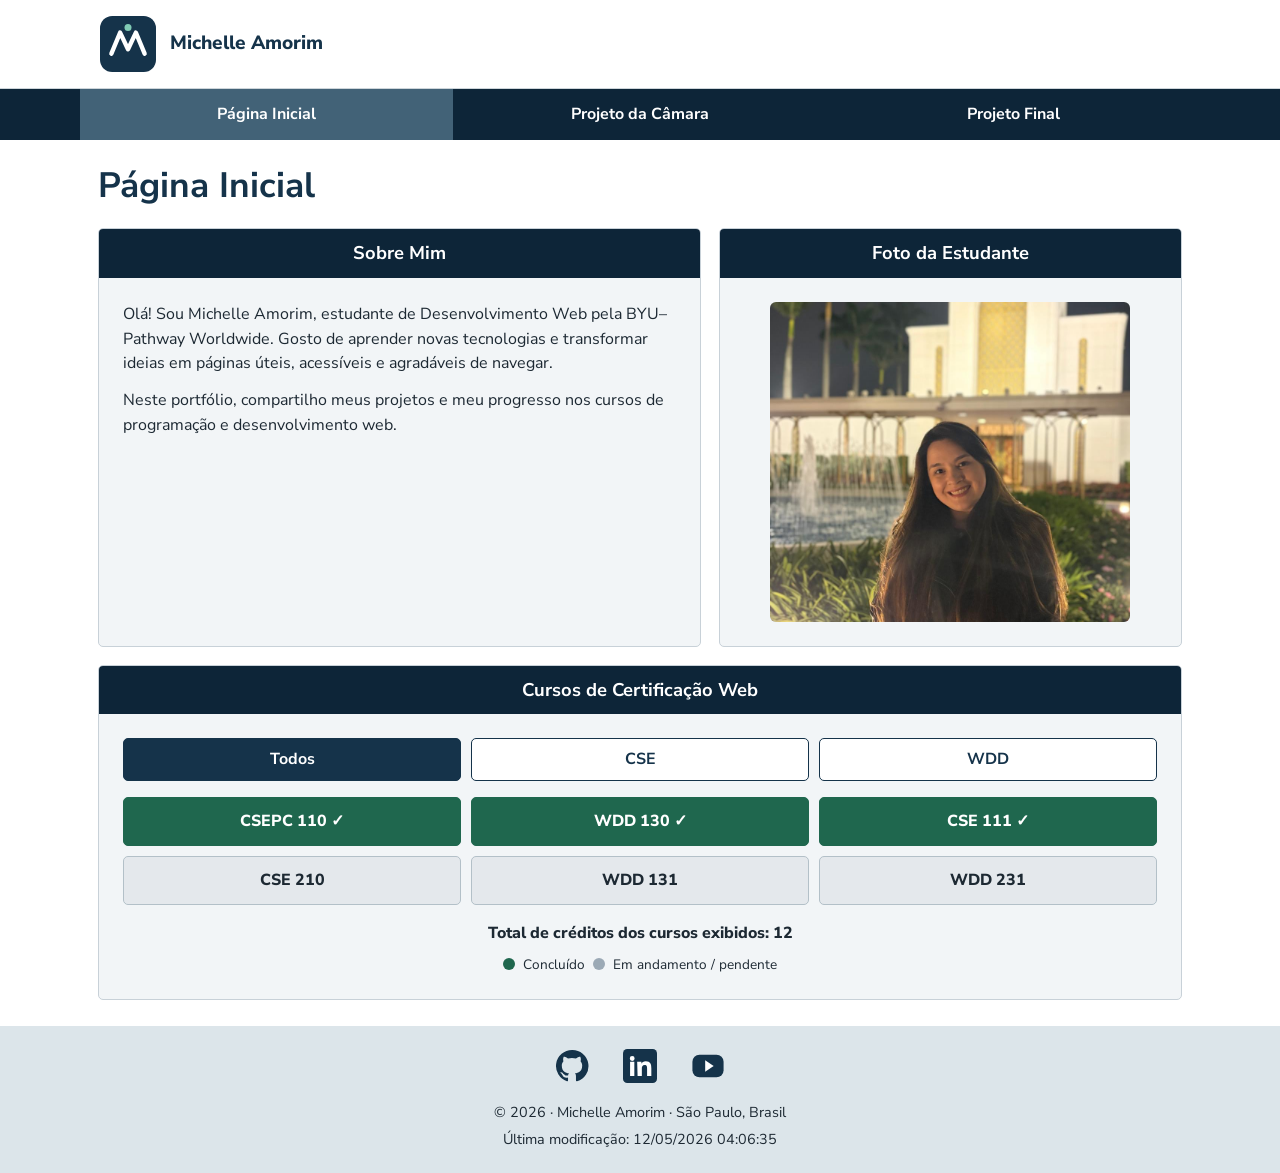
<file: index.html>
<!DOCTYPE html>
<html lang="pt-BR">
<head>
  <meta charset="UTF-8">
  <meta name="viewport" content="width=device-width, initial-scale=1.0">
  <meta name="description" content="Portfólio acadêmico de Michelle Amorim: projetos de desenvolvimento web e cursos do certificado de Programação Web e Computadores.">
  <meta name="author" content="Michelle Amorim">
  <meta name="theme-color" content="#15334a">
<meta property="og:title" content="Página Inicial | Michelle Amorim | WDD 231">
<meta property="og:description" content="Conheça meu portfólio acadêmico de desenvolvimento web. Explore meus projetos, cursos de programação e minha jornada de aprendizado na BYU–Pathway Worldwide.">
<meta property="og:image" content="https://michellebrod.github.io/wdd231/imagens/preview.webp">
<meta property="og:url" content="https://michellebrod.github.io/wdd231/">

  <title>Página Inicial | Michelle Amorim | WDD 231</title>
  <link rel="icon" href="imagens/favicon.ico" sizes="any">

  <link rel="preconnect" href="https://fonts.googleapis.com">
  <link rel="preconnect" href="https://fonts.gstatic.com" crossorigin>
  <link href="https://fonts.googleapis.com/css2?family=Nunito+Sans:wght@400;600;700;800&display=swap" rel="stylesheet">

  <link rel="stylesheet" href="estilos/telas-pequenas.css">
  <link rel="stylesheet" href="estilos/telas-grandes.css">
 
  <script src="scripts/navegacao.js" defer></script>
  <script src="scripts/data.js" defer></script>
  <script src="scripts/curso.js" defer></script>
</head>
<body>
  <header class="cabecalho">
    <div class="cabecalho-conteudo">
      <a class="marca" href="index.html" aria-label="Página inicial de Michelle Amorim">
        <img src="imagens/logo.svg" alt="" width="56" height="56">
        <span>Michelle Amorim</span>
      </a>
      <button type="button" id="botao-menu" class="botao-menu" aria-label="Abrir menu de navegação" aria-controls="menu-principal" aria-expanded="false">☰</button>
    </div>
  </header>
  <nav class="navegacao" aria-label="Navegação principal">
    <ul id="menu-principal" class="menu-principal">
      <li><a href="index.html" class="ativo" aria-current="page">Página Inicial</a></li>
      <li><a href="camara/" >Projeto da Câmara</a></li>
      <li><a href="projeto-final/">Projeto Final</a></li>
    </ul>
  </nav>

  <main>
    <h1>Página Inicial</h1>
    <div class="apresentacao">
      <section class="painel sobre">
        <h2>Sobre Mim</h2>
        <div class="painel-corpo texto-sobre">
          <p>Olá! Sou Michelle Amorim, estudante de Desenvolvimento Web pela BYU–Pathway Worldwide. Gosto de aprender novas tecnologias e transformar ideias em páginas úteis, acessíveis e agradáveis de navegar.</p>
          <p>Neste portfólio, compartilho meus projetos e meu progresso nos cursos de programação e desenvolvimento web.</p>
        </div>
      </section>
      <section class="painel foto">
        <h2>Foto da Estudante</h2>
        <div class="painel-corpo foto-conteudo">
          <img src="imagens/perfil.jpeg" alt="Foto de Michelle Amorim" width="180" height="180">
        </div>
      </section>
    </div>

    <section class="painel certificados" aria-labelledby="titulo-cursos">
      <h2 id="titulo-cursos">Cursos de Certificação Web</h2>
      <div class="painel-corpo">
        <div class="filtros" role="group" aria-label="Filtrar cursos por área">
          <button type="button" data-filtro="Todos" class="filtro ativo" aria-pressed="true">Todos</button>
          <button type="button" data-filtro="CSE" class="filtro" aria-pressed="false">CSE</button>
          <button type="button" data-filtro="WDD" class="filtro" aria-pressed="false">WDD</button>
        </div>
        <div id="lista-cursos" class="lista-cursos" aria-live="polite"></div>
        <p class="creditos" id="total-creditos" aria-live="polite"></p>
        <p class="legenda"><span class="bolinha concluido"></span> Concluído <span class="bolinha pendente"></span> Em andamento / pendente</p>
      </div>
    </section>
  </main>

  <footer>
    <nav class="redes-sociais" aria-label="Redes sociais">
    
      <a href="https://github.com/michellebrod/wdd231" target="_blank" rel="noopener noreferrer" aria-label="GitHub (perfil pessoal)"><img src="imagens/github.svg" width="34" height="34" alt="GitHub"></a>
      <a href="https://www.linkedin.com/in/michelle-barbosa-rodrigues-amorim-a232bb17/" target="_blank" rel="noopener noreferrer" aria-label="LinkedIn (perfil pessoal)"><img src="imagens/linkedin.svg" width="34" height="34" alt="LinkedIn"></a>
      <a href="https://www.youtube.com/" target="_blank" rel="noopener noreferrer" aria-label="YouTube (configurar perfil pessoal)"><img src="imagens/youtube.svg" width="34" height="34" alt="YouTube"></a>
    </nav>
    <p>© <span id="anoAtual"></span> · Michelle Amorim · São Paulo, Brasil</p>
    <p id="ultimaModificacao"></p>
  </footer>
</body>
</html>
</file>
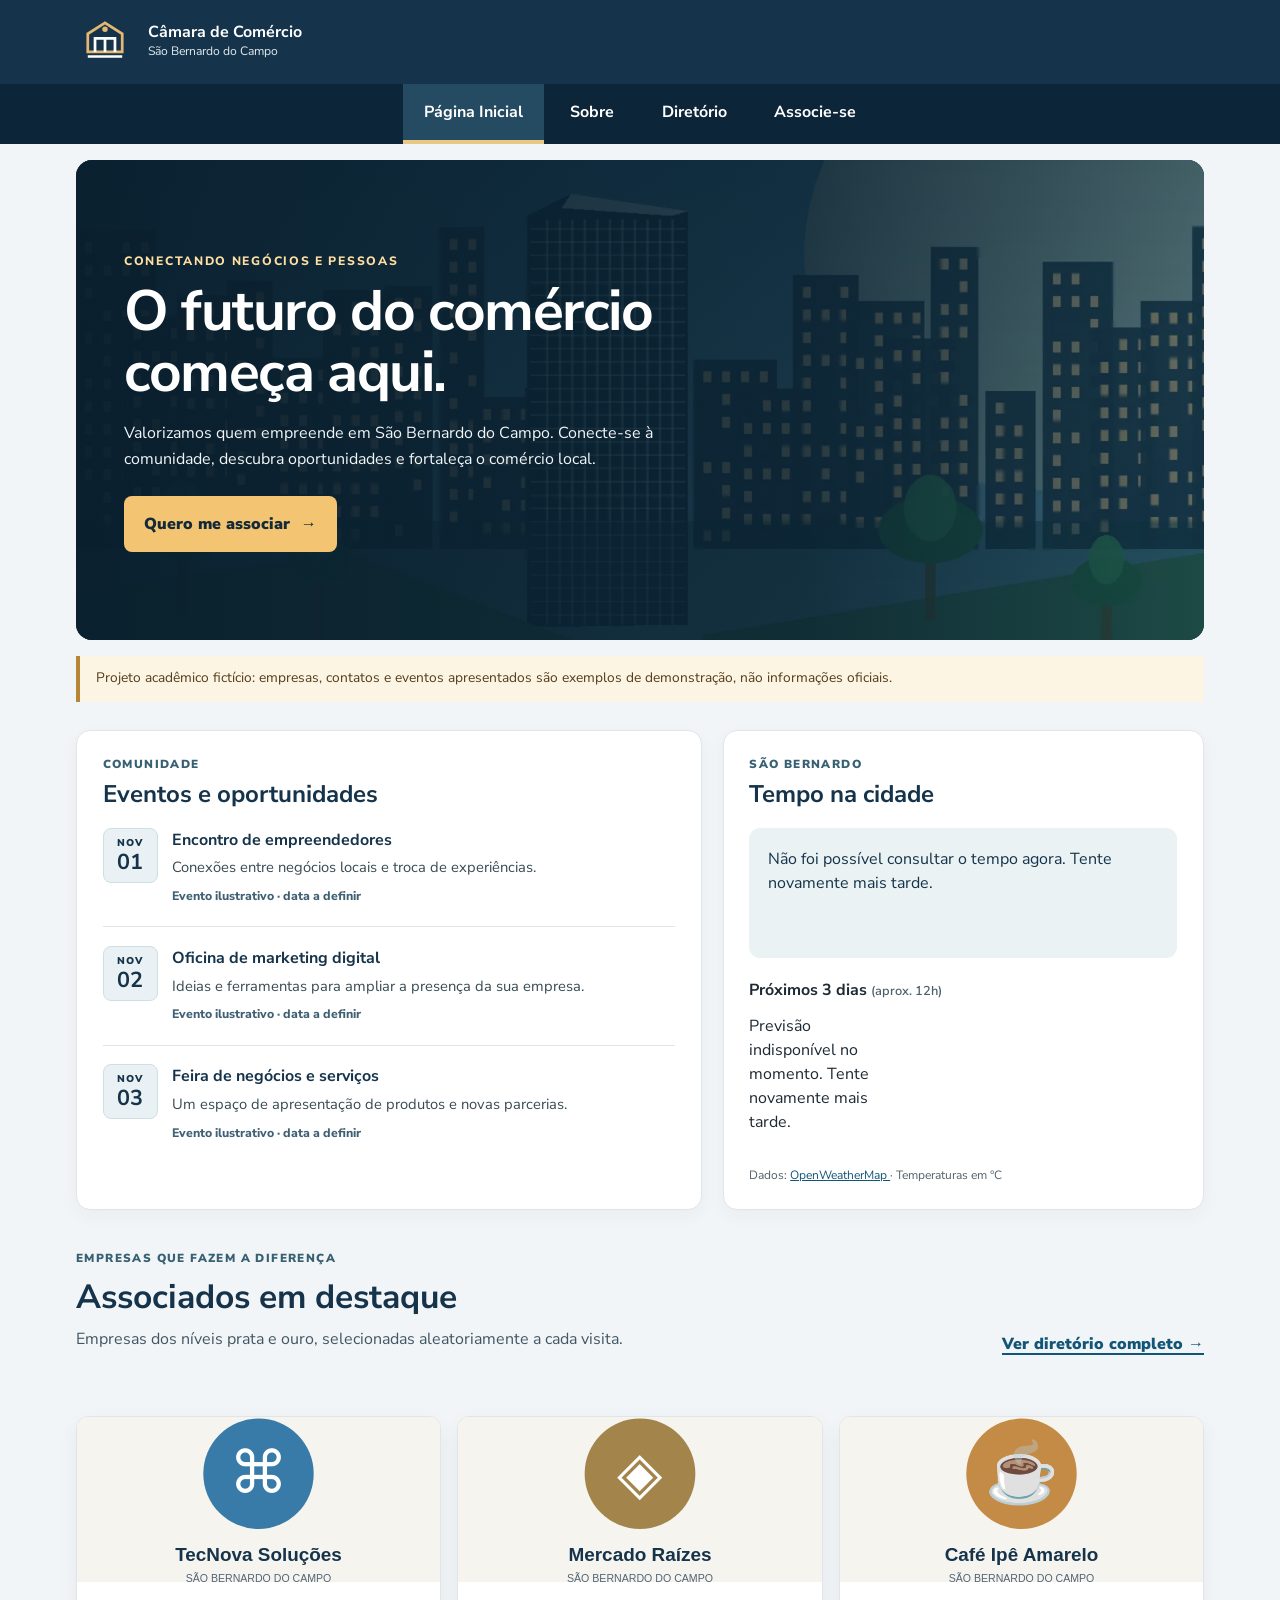
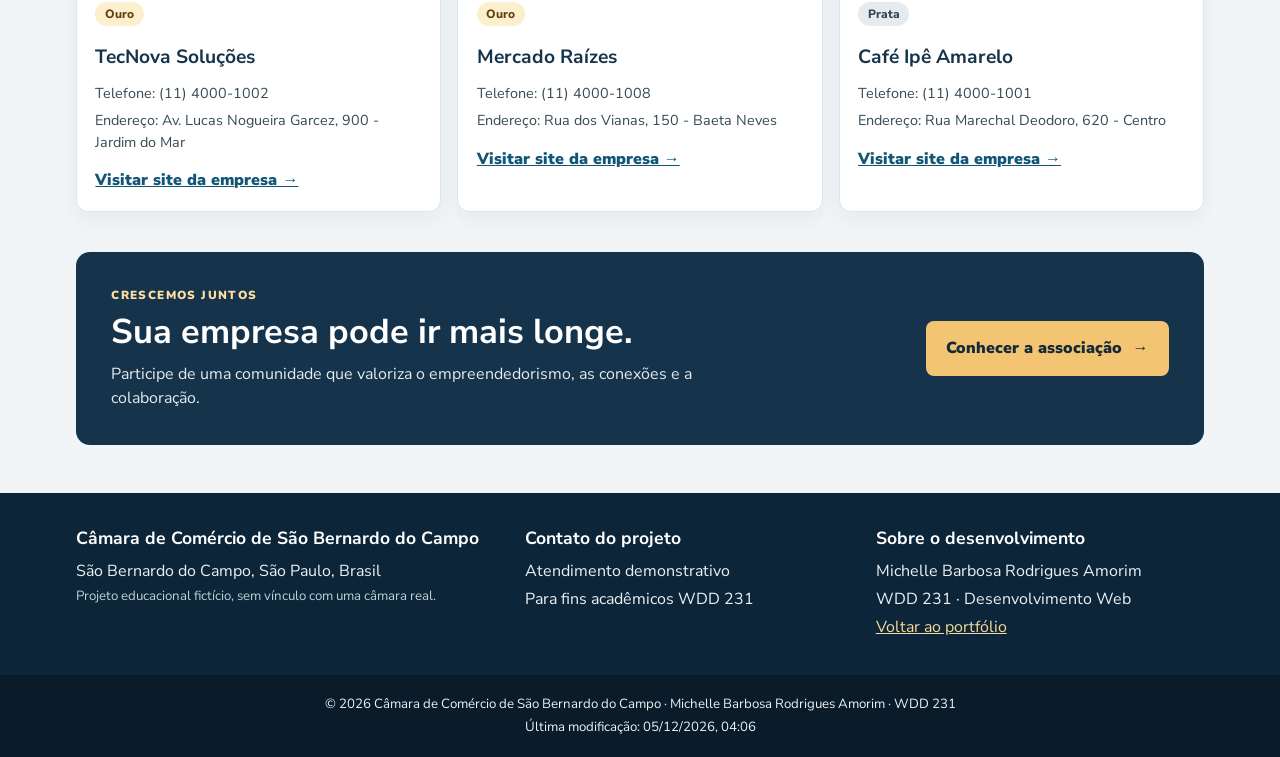
<file: camara/index.html>
<!DOCTYPE html>
<html lang="pt-BR">

<head>
  <meta charset="UTF-8">
  <meta name="viewport" content="width=device-width, initial-scale=1.0">

  <meta
    name="description"
    content="Conheça a Câmara de Comércio de São Bernardo do Campo, acompanhe eventos e descubra empresas associadas em destaque. Projeto acadêmico WDD 231.">

  <meta name="author" content="Michelle Barbosa Rodrigues Amorim">
  <meta name="theme-color" content="#15334a">

  <title>Página Inicial | Câmara de Comércio de São Bernardo do Campo</title>

  <meta
    property="og:title"
    content="Câmara de Comércio de São Bernardo do Campo | Página Inicial">

  <meta
    property="og:description"
    content="Conheça nossa comunidade empresarial, acompanhe eventos locais e descubra associados em destaque. Projeto acadêmico WDD 231.">

  <meta
    property="og:image"
    content="https://michellebrod.github.io/wdd231/camara/imagens/compartilhamento.webp">

  <meta
    property="og:url"
    content="https://michellebrod.github.io/wdd231/camara/">

  <meta property="og:type" content="website">
  <meta property="og:locale" content="pt_BR">

  <link rel="icon" href="imagens/favicon.ico" type="image/x-icon">

  <link
    rel="preload"
    as="image"
    href="imagens/sao-bernardo-hero.webp"
    fetchpriority="high">

  <link rel="preconnect" href="https://fonts.googleapis.com">
  <link rel="preconnect" href="https://fonts.gstatic.com" crossorigin>

  <link
    href="https://fonts.googleapis.com/css2?family=Nunito+Sans:wght@400;700;800&display=swap"
    rel="stylesheet">

  <link rel="stylesheet" href="estilos/normalize.css">
  <link rel="stylesheet" href="estilos/telas-pequenas.css">
  <link rel="stylesheet" href="estilos/telas-grandes.css">

  <script src="scripts/navegacao.js" defer></script>
  <script src="scripts/datas.js" defer></script>
  <script src="scripts/clima.js" defer></script>
  <script src="scripts/destaques.js" defer></script>

</head>

<body>

  <a class="pular" href="#conteudo">
    Ir para o conteúdo
  </a>

  <header class="cabecalho">

    <div class="topo">

      <a
        href="index.html"
        class="marca"
        aria-label="Câmara de Comércio de São Bernardo do Campo - página inicial">

        <img
          src="imagens/logo.svg"
          alt=""
          width="58"
          height="58">

        <div>
          <strong>Câmara de Comércio</strong>
          <span>São Bernardo do Campo</span>
        </div>

      </a>

      <button
        id="botao-menu"
        class="botao-menu"
        type="button"
        aria-label="Abrir menu de navegação"
        aria-controls="menu-principal"
        aria-expanded="false">
        ☰
      </button>

    </div>

  </header>

  <nav class="navegacao" aria-label="Navegação principal">

    <ul class="menu-principal" id="menu-principal">

      <li>
        <a href="index.html" aria-current="page">
          Página Inicial
        </a>
      </li>

      <li>
        <a href="sobre.html">
          Sobre
        </a>
      </li>

      <li>
        <a href="diretorio.html">
          Diretório
        </a>
      </li>

      <li>
        <a href="associacao.html">
          Associe-se
        </a>
      </li>

    </ul>

  </nav>

  <main id="conteudo" class="home">

    <section class="hero" aria-labelledby="titulo-home">

      <img
        class="hero-imagem"
        src="imagens/sao-bernardo-hero.webp"
        width="1440"
        height="650"
        alt="Ilustração da paisagem urbana de São Bernardo do Campo, com edifícios, árvores e uma torre central"
        fetchpriority="high"
        decoding="async">

      <div class="hero-conteudo">

        <span class="hero-chamada">
          Conectando negócios e pessoas
        </span>

        <h1 id="titulo-home">
          O futuro do comércio começa aqui.
        </h1>

        <p>
          Valorizamos quem empreende em São Bernardo do Campo.
          Conecte-se à comunidade, descubra oportunidades
          e fortaleça o comércio local.
        </p>

        <a class="botao-cta" href="associacao.html">
          Quero me associar
          <span aria-hidden="true">→</span>
        </a>

      </div>

    </section>

    <p class="aviso">
      Projeto acadêmico fictício: empresas, contatos e eventos
      apresentados são exemplos de demonstração,
      não informações oficiais.
    </p>

    <div class="home-grid">

      <section
        class="home-painel eventos"
        aria-labelledby="titulo-eventos">

        <div class="secao-topo">
          <span class="indicador-secao">
            Comunidade
          </span>

          <h2 id="titulo-eventos">
            Eventos e oportunidades
          </h2>
        </div>

        <div class="evento-lista">

          <article class="evento-item">

            <div class="evento-selo" aria-hidden="true">
              <span>NOV</span>
              <strong>01</strong>
            </div>

            <div>
              <h3>Encontro de empreendedores</h3>
              <p>
                Conexões entre negócios locais
                e troca de experiências.
              </p>
              <span class="evento-categoria">
                Evento ilustrativo · data a definir
              </span>
            </div>

          </article>

          <article class="evento-item">

            <div class="evento-selo" aria-hidden="true">
              <span>NOV</span>
              <strong>02</strong>
            </div>

            <div>
              <h3>Oficina de marketing digital</h3>
              <p>
                Ideias e ferramentas para ampliar
                a presença da sua empresa.
              </p>
              <span class="evento-categoria">
                Evento ilustrativo · data a definir
              </span>
            </div>

          </article>

          <article class="evento-item">

            <div class="evento-selo" aria-hidden="true">
              <span>NOV</span>
              <strong>03</strong>
            </div>

            <div>
              <h3>Feira de negócios e serviços</h3>
              <p>
                Um espaço de apresentação de produtos
                e novas parcerias.
              </p>
              <span class="evento-categoria">
                Evento ilustrativo · data a definir
              </span>
            </div>

          </article>

        </div>

      </section>

      <section
        class="home-painel clima"
        aria-labelledby="titulo-clima">

        <div class="secao-topo">

          <span class="indicador-secao">
            São Bernardo
          </span>

          <h2 id="titulo-clima">
            Tempo na cidade
          </h2>

        </div>

        <div
          id="clima-atual"
          class="clima-atual"
          role="status"
          aria-live="polite"
          aria-atomic="true">

          <p>Carregando informações do clima...</p>

        </div>

        <h3 class="clima-subtitulo">
          Próximos 3 dias
          <span>(aprox. 12h)</span>
        </h3>

        <div
          id="previsao-tres-dias"
          class="previsao"
          role="status"
          aria-live="polite"
          aria-atomic="true">

          <p>Carregando previsão dos próximos dias...</p>

        </div>

        <p class="fonte-clima">

          Dados:

          <a
            href="https://openweathermap.org/"
            target="_blank"
            rel="noopener noreferrer">
            OpenWeatherMap
          </a>

          · Temperaturas em °C

        </p>

      </section>

    </div>

    <section
      class="destaques-secao"
      aria-labelledby="titulo-destaques">

      <div class="destaques-cabecalho">

        <div>

          <span class="indicador-secao">
            Empresas que fazem a diferença
          </span>

          <h2 id="titulo-destaques">
            Associados em destaque
          </h2>

          <p>
            Empresas dos níveis prata e ouro,
            selecionadas aleatoriamente a cada visita.
          </p>

        </div>

        <a
          class="link-diretorio"
          href="diretorio.html">

          Ver diretório completo

          <span aria-hidden="true">→</span>

        </a>

      </div>

      <p
        id="status-destaques"
        class="status"
        role="status"
        aria-live="polite">

        Carregando associados em destaque...

      </p>

      <div
        id="destaques"
        class="destaques-grid">
      </div>

    </section>

    <section
      class="convite-final"
      aria-labelledby="titulo-convite">

      <div>

        <span class="indicador-secao">
          Crescemos juntos
        </span>

        <h2 id="titulo-convite">
          Sua empresa pode ir mais longe.
        </h2>

        <p>
          Participe de uma comunidade que valoriza
          o empreendedorismo, as conexões
          e a colaboração.
        </p>

      </div>

      <a
        class="botao-cta"
        href="associacao.html">

        Conhecer a associação

        <span aria-hidden="true">→</span>

      </a>

    </section>

  </main>

  <footer class="rodape">

    <div class="rodape-grid">

      <div>

        <h2>
          Câmara de Comércio de São Bernardo do Campo
        </h2>

        <p>
          São Bernardo do Campo, São Paulo, Brasil
        </p>

        <p class="nota">
          Projeto educacional fictício,
          sem vínculo com uma câmara real.
        </p>

      </div>

      <div>

        <h2>Contato do projeto</h2>

        <p>Atendimento demonstrativo</p>

        <p>Para fins acadêmicos WDD 231</p>

      </div>

      <div>

        <h2>Sobre o desenvolvimento</h2>

        <p>Michelle Barbosa Rodrigues Amorim</p>

        <p>WDD 231 · Desenvolvimento Web</p>

        <p>
          <a href="../index.html">
            Voltar ao portfólio
          </a>
        </p>

      </div>

    </div>

    <div class="copyright">

      <p>
        © <span id="anoAtual"></span>
        Câmara de Comércio de São Bernardo do Campo ·
        Michelle Barbosa Rodrigues Amorim · WDD 231
      </p>

      <p id="ultimaModificacao"></p>

    </div>

  </footer>

</body>
</html>
</file>
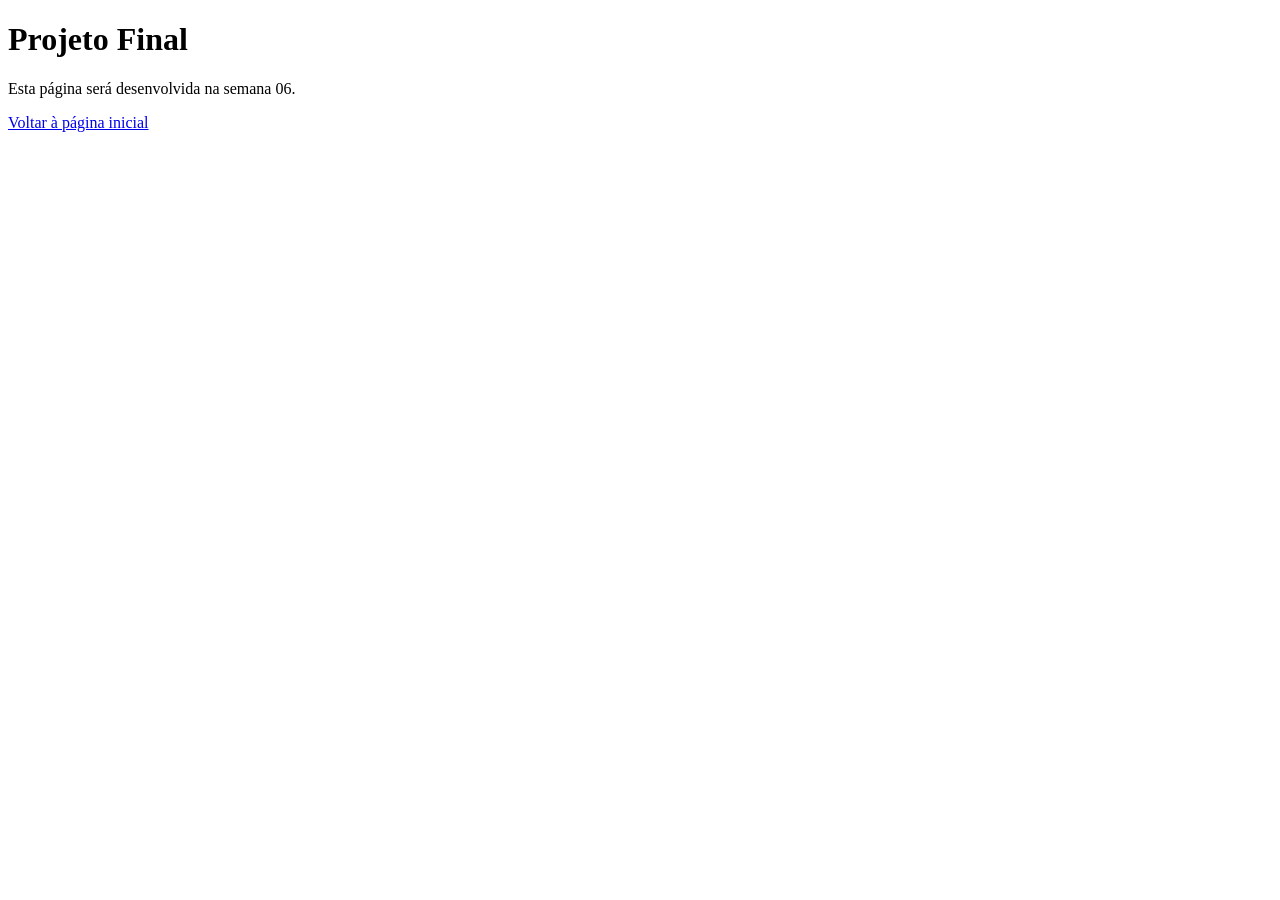
<file: projeto-final/index.html>
<!DOCTYPE html><html lang="pt-BR"><head><meta charset="UTF-8"><meta name="viewport" content="width=device-width, initial-scale=1"><title>Projeto Final | Em desenvolvimento</title><meta name="description" content="Página reservada para o projeto final WDD 231."></head><body><main><h1>Projeto Final</h1><p>Esta página será desenvolvida na semana 06.</p><p><a href="../index.html">Voltar à página inicial</a></p></main></body></html>
</file>
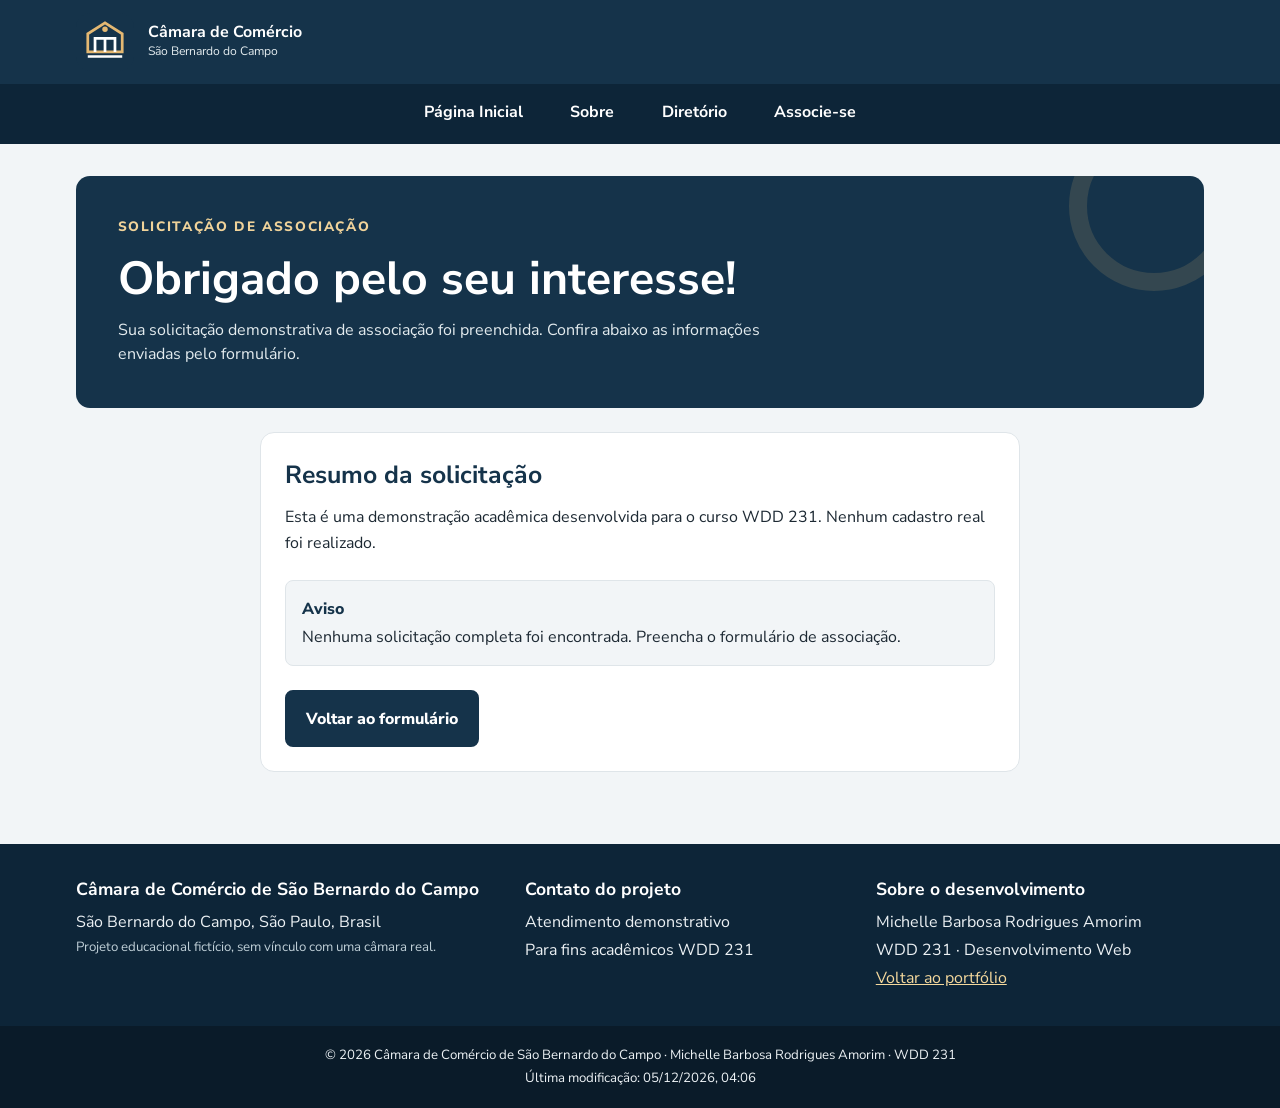
<file: camara/agradecimento.html>
<!DOCTYPE html>
<html lang="pt-BR">

<head>
  <meta charset="UTF-8">
  <meta name="viewport" content="width=device-width, initial-scale=1.0">

  <meta
    name="description"
    content="Confirmação demonstrativa da solicitação de associação à Câmara de Comércio de São Bernardo do Campo.">

  <meta name="author" content="Michelle Barbosa Rodrigues Amorim">
  <meta name="theme-color" content="#15334a">

  <title>Obrigado | Câmara de Comércio de São Bernardo do Campo</title>

  <link rel="icon" href="imagens/favicon.ico" type="image/x-icon">

  <link rel="preconnect" href="https://fonts.googleapis.com">
  <link rel="preconnect" href="https://fonts.gstatic.com" crossorigin>

  <link
    href="https://fonts.googleapis.com/css2?family=Nunito+Sans:wght@400;600;700;800&display=swap"
    rel="stylesheet">

  <link rel="stylesheet" href="estilos/normalize.css">
  <link rel="stylesheet" href="estilos/telas-pequenas.css">
  <link rel="stylesheet" href="estilos/telas-grandes.css">

  <script src="scripts/navegacao.js" defer></script>
  <script src="scripts/datas.js" defer></script>
  <script src="scripts/agradecimento.js" defer></script>

</head>

<body>

  <a class="pular" href="#conteudo">
    Ir para o conteúdo
  </a>

  <header class="cabecalho">

    <div class="topo">

      <a
        href="index.html"
        class="marca"
        aria-label="Página inicial da Câmara de Comércio de São Bernardo do Campo">

        <img
          src="imagens/logo.svg"
          alt=""
          width="58"
          height="58">

        <div>
          <strong>Câmara de Comércio</strong>
          <span>São Bernardo do Campo</span>
        </div>

      </a>

      <button
        id="botao-menu"
        class="botao-menu"
        type="button"
        aria-label="Abrir menu de navegação"
        aria-controls="menu-principal"
        aria-expanded="false">
        ☰
      </button>

    </div>

  </header>

  <nav class="navegacao" aria-label="Navegação principal">

    <ul class="menu-principal" id="menu-principal">

      <li>
        <a href="index.html">
          Página Inicial
        </a>
      </li>

      <li>
        <a href="sobre.html">
          Sobre
        </a>
      </li>

      <li>
        <a href="diretorio.html">
          Diretório
        </a>
      </li>

      <li>
        <a href="associacao.html">
          Associe-se
        </a>
      </li>

    </ul>

  </nav>

  <main id="conteudo" class="pagina-agradecimento">

    <section class="intro" aria-labelledby="titulo-agradecimento">

      <p class="eyebrow">
        Solicitação de associação
      </p>

      <h1 id="titulo-agradecimento">
        Obrigado pelo seu interesse!
      </h1>

      <p>
        Sua solicitação demonstrativa de associação
        foi preenchida. Confira abaixo as informações
        enviadas pelo formulário.
      </p>

    </section>

    <section
      class="confirmacao-painel"
      aria-labelledby="titulo-resumo">

      <h2 id="titulo-resumo">
        Resumo da solicitação
      </h2>

      <p>
        Esta é uma demonstração acadêmica
        desenvolvida para o curso WDD 231.
        Nenhum cadastro real foi realizado.
      </p>

      <dl
        id="dados-solicitacao"
        class="dados-solicitacao">

        <div class="dado-item">
          <dt>Status</dt>
          <dd>Carregando informações...</dd>
        </div>

      </dl>

      <noscript>
        <p>
          Ative o JavaScript no navegador para
          visualizar as informações enviadas
          pelo formulário.
        </p>
      </noscript>

      <a
        class="botao-voltar"
        href="associacao.html">
        Voltar ao formulário
      </a>

    </section>

  </main>

  <footer class="rodape">

    <div class="rodape-grid">

      <div>

        <h2>
          Câmara de Comércio de São Bernardo do Campo
        </h2>

        <p>
          São Bernardo do Campo, São Paulo, Brasil
        </p>

        <p class="nota">
          Projeto educacional fictício,
          sem vínculo com uma câmara real.
        </p>

      </div>

      <div>

        <h2>Contato do projeto</h2>

        <p>Atendimento demonstrativo</p>

        <p>Para fins acadêmicos WDD 231</p>

      </div>

      <div>

        <h2>Sobre o desenvolvimento</h2>

        <p>
          Michelle Barbosa Rodrigues Amorim
        </p>

        <p>
          WDD 231 · Desenvolvimento Web
        </p>

        <p>
          <a href="../index.html">
            Voltar ao portfólio
          </a>
        </p>

      </div>

    </div>

    <div class="copyright">

      <p>
        © <span id="anoAtual"></span>
        Câmara de Comércio de São Bernardo do Campo ·
        Michelle Barbosa Rodrigues Amorim · WDD 231
      </p>

      <p id="ultimaModificacao"></p>

    </div>

  </footer>

</body>
</html>
</file>
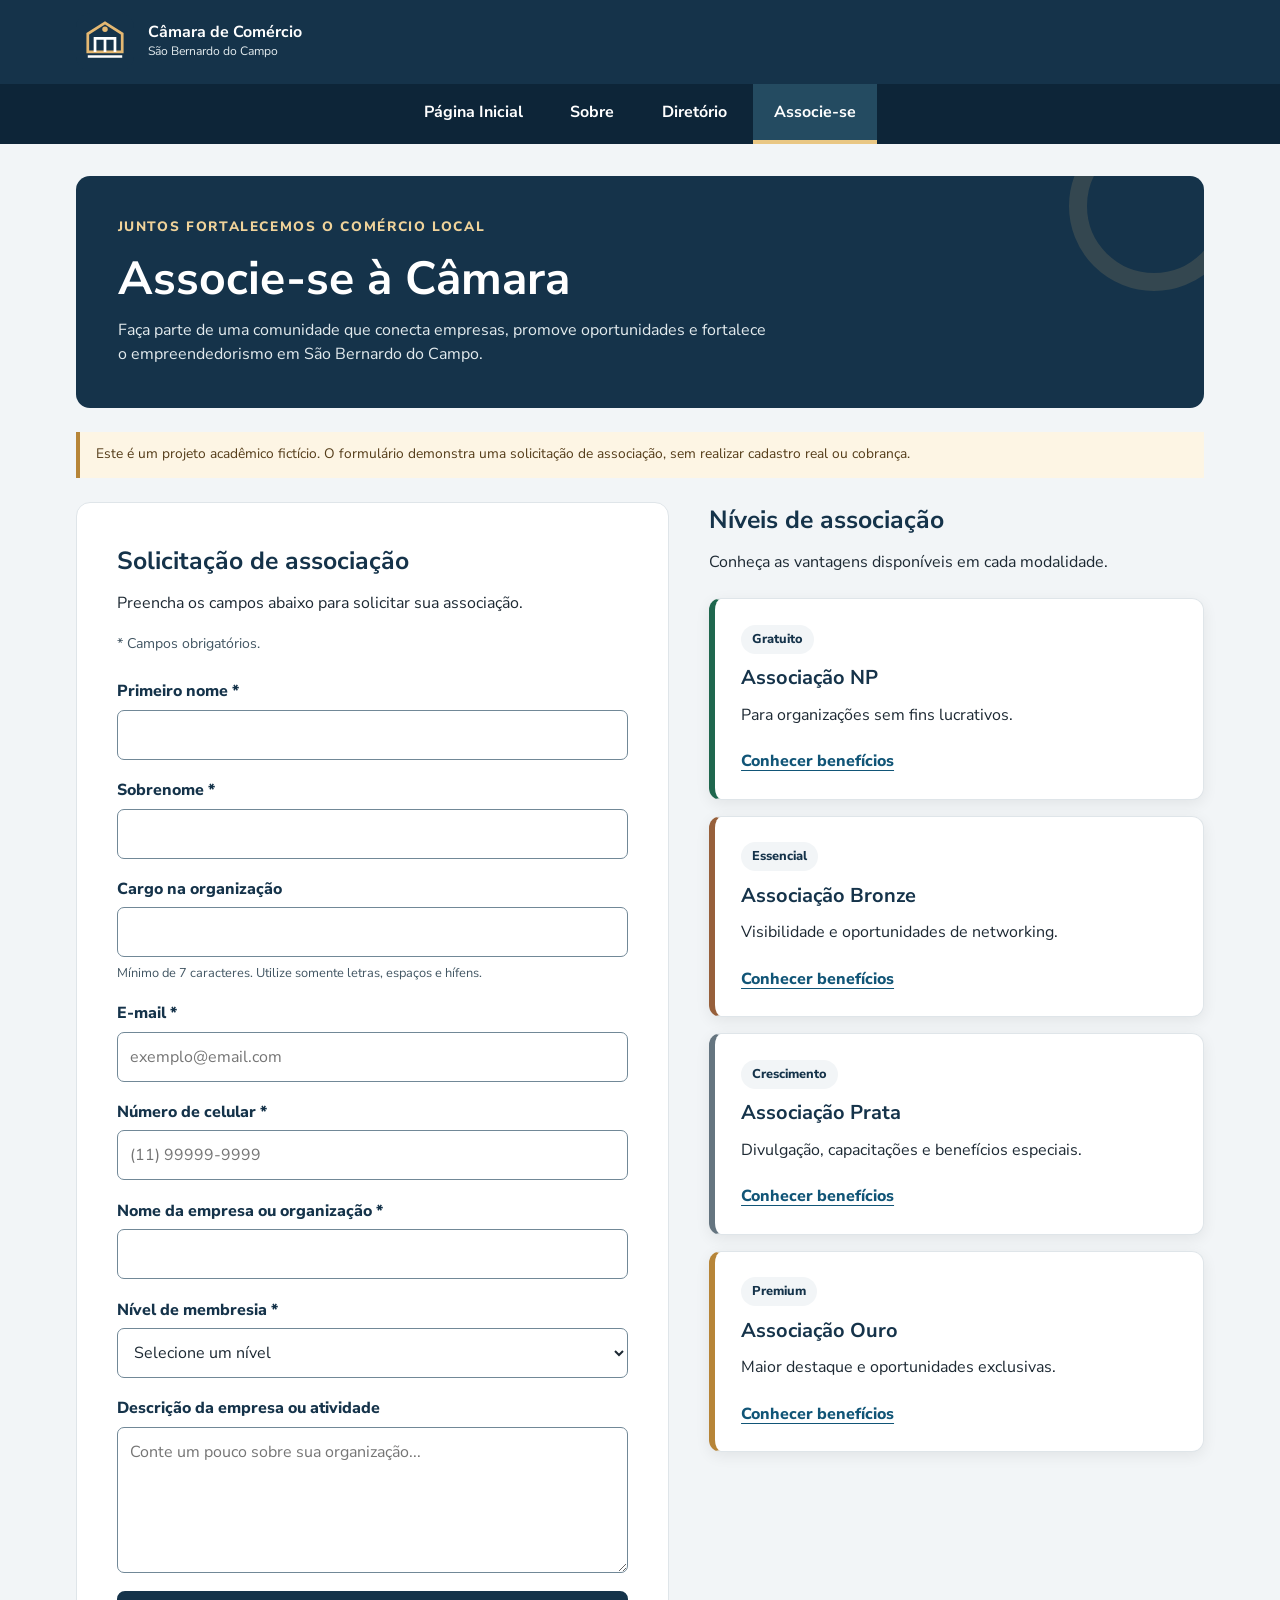
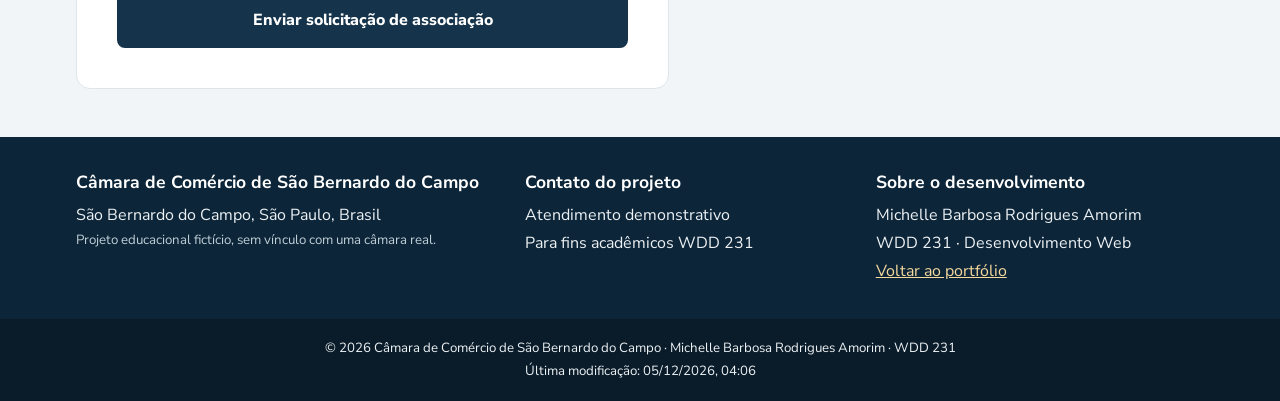
<file: camara/associacao.html>
<!DOCTYPE html>
<html lang="pt-BR">

<head>
  <meta charset="UTF-8">
  <meta name="viewport" content="width=device-width, initial-scale=1.0">

  <meta
    name="description"
    content="Solicite sua associação à Câmara de Comércio de São Bernardo do Campo e conheça os benefícios de cada nível. Projeto acadêmico WDD 231.">

  <meta
    name="author"
    content="Michelle Barbosa Rodrigues Amorim">

  <meta name="theme-color" content="#15334a">

  <title>Associe-se | Câmara de Comércio de São Bernardo do Campo</title>

  <meta
    property="og:title"
    content="Associe-se | Câmara de Comércio de São Bernardo do Campo">

  <meta
    property="og:description"
    content="Conheça os níveis e benefícios de associação à Câmara de Comércio de São Bernardo do Campo. Projeto acadêmico WDD 231.">

  <meta
    property="og:image"
    content="https://michellebrod.github.io/wdd231/camara/imagens/compartilhamento.webp">

  <meta
    property="og:url"
    content="https://michellebrod.github.io/wdd231/camara/associacao.html">

  <meta property="og:type" content="website">
  <meta property="og:locale" content="pt_BR">

  <link
    rel="icon"
    href="imagens/favicon.ico"
    type="image/x-icon">

  <link rel="preconnect" href="https://fonts.googleapis.com">
  <link rel="preconnect" href="https://fonts.gstatic.com" crossorigin>

  <link
    href="https://fonts.googleapis.com/css2?family=Nunito+Sans:wght@400;700;800&display=swap"
    rel="stylesheet">

  <link rel="stylesheet" href="estilos/normalize.css">
  <link rel="stylesheet" href="estilos/telas-pequenas.css">
  <link rel="stylesheet" href="estilos/telas-grandes.css">

  <script src="scripts/navegacao.js" defer></script>
  <script src="scripts/datas.js" defer></script>
  <script src="scripts/associacao.js" defer></script>
</head>

<body>

  <a class="pular" href="#conteudo">
    Ir para o conteúdo
  </a>

  <header class="cabecalho">

    <div class="topo">

      <a
        href="index.html"
        class="marca"
        aria-label="Página inicial da Câmara de Comércio de São Bernardo do Campo">

        <img
          src="imagens/logo.svg"
          alt=""
          width="58"
          height="58">

        <div>
          <strong>Câmara de Comércio</strong>
          <span>São Bernardo do Campo</span>
        </div>

      </a>

      <button
        id="botao-menu"
        class="botao-menu"
        type="button"
        aria-label="Abrir menu de navegação"
        aria-controls="menu-principal"
        aria-expanded="false">
        ☰
      </button>

    </div>

  </header>

  <nav
    class="navegacao"
    aria-label="Navegação principal">

    <ul class="menu-principal" id="menu-principal">

      <li>
        <a href="index.html">
          Página Inicial
        </a>
      </li>

      <li>
        <a href="sobre.html">
          Sobre
        </a>
      </li>

      <li>
        <a href="diretorio.html">
          Diretório
        </a>
      </li>

      <li>
        <a
          href="associacao.html"
          aria-current="page">
          Associe-se
        </a>
      </li>

    </ul>

  </nav>

  <main id="conteudo" class="pagina-associacao">

    <section
      class="intro"
      aria-labelledby="titulo-associacao">

      <p class="eyebrow">
        Juntos fortalecemos o comércio local
      </p>

      <h1 id="titulo-associacao">
        Associe-se à Câmara
      </h1>

      <p>
        Faça parte de uma comunidade que conecta empresas,
        promove oportunidades e fortalece o empreendedorismo
        em São Bernardo do Campo.
      </p>

    </section>

    <p class="aviso">
      Este é um projeto acadêmico fictício.
      O formulário demonstra uma solicitação de associação,
      sem realizar cadastro real ou cobrança.
    </p>

    <div class="associacao-layout">

      <section
        class="formulario-painel"
        aria-labelledby="titulo-formulario">

        <h2 id="titulo-formulario">
          Solicitação de associação
        </h2>

        <p>
          Preencha os campos abaixo para solicitar sua associação.
        </p>

        <p class="campos-obrigatorios">
          * Campos obrigatórios.
        </p>

        <form
          action="agradecimento.html"
          method="get"
          class="formulario-associacao">

          <label for="primeiro-nome">
            Primeiro nome *

            <input
              type="text"
              id="primeiro-nome"
              name="primeiroNome"
              title="Informe seu primeiro nome"
              autocomplete="given-name"
              required>
          </label>

          <label for="sobrenome">
            Sobrenome *

            <input
              type="text"
              id="sobrenome"
              name="sobrenome"
              title="Informe seu sobrenome"
              autocomplete="family-name"
              required>
          </label>

          <label for="cargo">
            Cargo na organização

            <input
              type="text"
              id="cargo"
              name="cargo"
              title="Use pelo menos 7 caracteres, apenas letras, espaços e hífens."
              autocomplete="organization-title"
              pattern="[A-Za-zÀ-ÖØ-öø-ÿ -]{7,}">

            <small>
              Mínimo de 7 caracteres.
              Utilize somente letras, espaços e hífens.
            </small>
          </label>

          <label for="email">
            E-mail *

            <input
              type="email"
              id="email"
              name="email"
              title="Informe seu endereço de e-mail"
              autocomplete="email"
              placeholder="exemplo@email.com"
              required>
          </label>

          <label for="telefone">
            Número de celular *

            <input
              type="tel"
              id="telefone"
              name="telefone"
              title="Informe seu número de celular com DDD"
              autocomplete="tel"
              inputmode="tel"
              placeholder="(11) 99999-9999"
              required>
          </label>

          <label for="organizacao">
            Nome da empresa ou organização *

            <input
              type="text"
              id="organizacao"
              name="organizacao"
              title="Informe o nome da empresa ou organização"
              autocomplete="organization"
              required>
          </label>

          <label for="membership">
            Nível de membresia *

            <select
              id="membership"
              name="membership"
              title="Selecione seu nível de membresia"
              required>

              <option value="" disabled selected>
                Selecione um nível
              </option>

              <option value="np">
                NP - Sem fins lucrativos
              </option>

              <option value="bronze">
                Bronze
              </option>

              <option value="silver">
                Prata
              </option>

              <option value="gold">
                Ouro
              </option>

            </select>
          </label>

          <label for="descricao">
            Descrição da empresa ou atividade

            <textarea
              id="descricao"
              name="descricao"
              title="Descreva a atividade da sua empresa"
              rows="5"
              placeholder="Conte um pouco sobre sua organização..."></textarea>
          </label>

          <input
            type="hidden"
            id="timestamp"
            name="timestamp">

          <button
            type="submit"
            class="botao-enviar">
            Enviar solicitação de associação
          </button>

        </form>

      </section>

      <aside
        class="associacao-beneficios"
        aria-labelledby="titulo-beneficios">

        <h2 id="titulo-beneficios">
          Níveis de associação
        </h2>

        <p>
          Conheça as vantagens disponíveis em cada modalidade.
        </p>

        <div class="niveis-grid">

          <article class="nivel-cartao cartao-np">

            <span class="nivel-etiqueta">
              Gratuito
            </span>

            <h3>Associação NP</h3>

            <p>
              Para organizações sem fins lucrativos.
            </p>

            <a
              href="#modal-np"
              data-modal="modal-np"
              aria-label="Conhecer benefícios da Associação NP">
              Conhecer benefícios
            </a>

          </article>

          <article class="nivel-cartao cartao-bronze">

            <span class="nivel-etiqueta">
              Essencial
            </span>

            <h3>Associação Bronze</h3>

            <p>
              Visibilidade e oportunidades de networking.
            </p>

            <a
              href="#modal-bronze"
              data-modal="modal-bronze"
              aria-label="Conhecer benefícios da Associação Bronze">
              Conhecer benefícios
            </a>

          </article>

          <article class="nivel-cartao cartao-prata">

            <span class="nivel-etiqueta">
              Crescimento
            </span>

            <h3>Associação Prata</h3>

            <p>
              Divulgação, capacitações e benefícios especiais.
            </p>

            <a
              href="#modal-prata"
              data-modal="modal-prata"
              aria-label="Conhecer benefícios da Associação Prata">
              Conhecer benefícios
            </a>

          </article>

          <article class="nivel-cartao cartao-ouro">

            <span class="nivel-etiqueta">
              Premium
            </span>

            <h3>Associação Ouro</h3>

            <p>
              Maior destaque e oportunidades exclusivas.
            </p>

            <a
              href="#modal-ouro"
              data-modal="modal-ouro"
              aria-label="Conhecer benefícios da Associação Ouro">
              Conhecer benefícios
            </a>

          </article>

        </div>

      </aside>

    </div>

    <dialog
      id="modal-np"
      class="modal-associacao"
      aria-labelledby="titulo-np">

      <h2 id="titulo-np">
        Associação NP
      </h2>

      <p>
        Modalidade sem taxa para organizações
        sem fins lucrativos.
      </p>

      <ul>
        <li>Inclusão no diretório de associados.</li>
        <li>Informações e comunicados da comunidade.</li>
        <li>Participação em eventos comunitários.</li>
        <li>Oportunidades de networking.</li>
      </ul>

      <button
        class="fechar-modal"
        type="button"
        data-fechar-modal>
        Fechar
      </button>

    </dialog>

    <dialog
      id="modal-bronze"
      class="modal-associacao"
      aria-labelledby="titulo-bronze">

      <h2 id="titulo-bronze">
        Associação Bronze
      </h2>

      <p>
        Benefícios iniciais para negócios locais.
      </p>

      <ul>
        <li>Inclusão no diretório de empresas.</li>
        <li>Divulgação básica da organização.</li>
        <li>Participação em eventos de networking.</li>
        <li>Acesso a oportunidades e comunicados comerciais.</li>
      </ul>

      <button
        class="fechar-modal"
        type="button"
        data-fechar-modal>
        Fechar
      </button>

    </dialog>

    <dialog
      id="modal-prata"
      class="modal-associacao"
      aria-labelledby="titulo-prata">

      <h2 id="titulo-prata">
        Associação Prata
      </h2>

      <p>
        Mais oportunidades de divulgação
        e desenvolvimento.
      </p>

      <ul>
        <li>Todos os benefícios da Associação Bronze.</li>
        <li>Participação em treinamentos e oficinas.</li>
        <li>Descontos em eventos selecionados.</li>
        <li>Divulgação ampliada da empresa.</li>
        <li>Participação nos destaques da página inicial.</li>
      </ul>

      <button
        class="fechar-modal"
        type="button"
        data-fechar-modal>
        Fechar
      </button>

    </dialog>

    <dialog
      id="modal-ouro"
      class="modal-associacao"
      aria-labelledby="titulo-ouro">

      <h2 id="titulo-ouro">
        Associação Ouro
      </h2>

      <p>
        Modalidade com maior visibilidade
        e benefícios.
      </p>

      <ul>
        <li>Todos os benefícios da Associação Prata.</li>
        <li>Maior visibilidade nos destaques da Câmara.</li>
        <li>Oportunidades especiais de patrocínio.</li>
        <li>Prioridade em ações de publicidade.</li>
        <li>Convites para encontros empresariais exclusivos.</li>
        <li>Benefícios ampliados em eventos e capacitações.</li>
      </ul>

      <button
        class="fechar-modal"
        type="button"
        data-fechar-modal>
        Fechar
      </button>

    </dialog>

  </main>

  <footer class="rodape">

    <div class="rodape-grid">

      <div>

        <h2>
          Câmara de Comércio de São Bernardo do Campo
        </h2>

        <p>
          São Bernardo do Campo, São Paulo, Brasil
        </p>

        <p class="nota">
          Projeto educacional fictício,
          sem vínculo com uma câmara real.
        </p>

      </div>

      <div>

        <h2>Contato do projeto</h2>

        <p>Atendimento demonstrativo</p>
        <p>Para fins acadêmicos WDD 231</p>

      </div>

      <div>

        <h2>Sobre o desenvolvimento</h2>

        <p>Michelle Barbosa Rodrigues Amorim</p>
        <p>WDD 231 · Desenvolvimento Web</p>

        <p>
          <a href="../index.html">
            Voltar ao portfólio
          </a>
        </p>

      </div>

    </div>

    <div class="copyright">

      <p>
        © <span id="anoAtual"></span>
        Câmara de Comércio de São Bernardo do Campo ·
        Michelle Barbosa Rodrigues Amorim · WDD 231
      </p>

      <p id="ultimaModificacao"></p>

    </div>

  </footer>

</body>
</html>
</file>
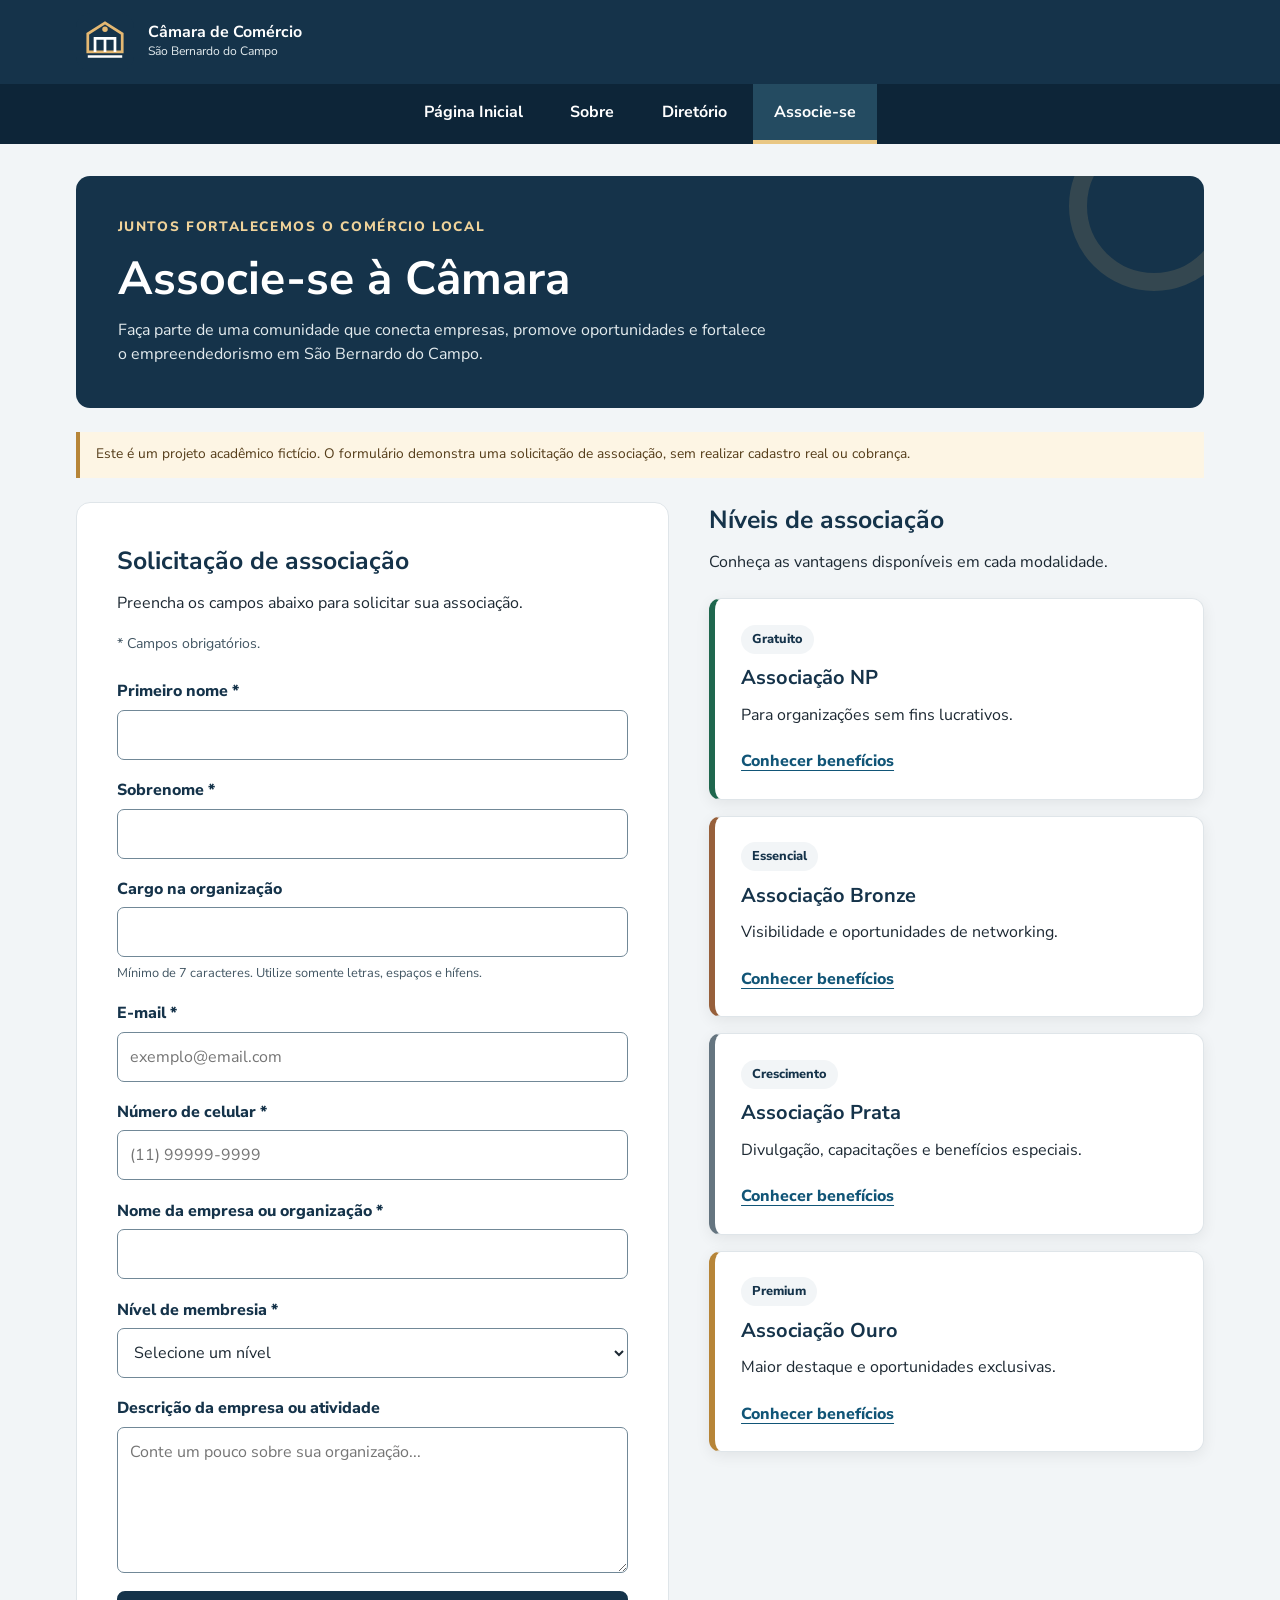
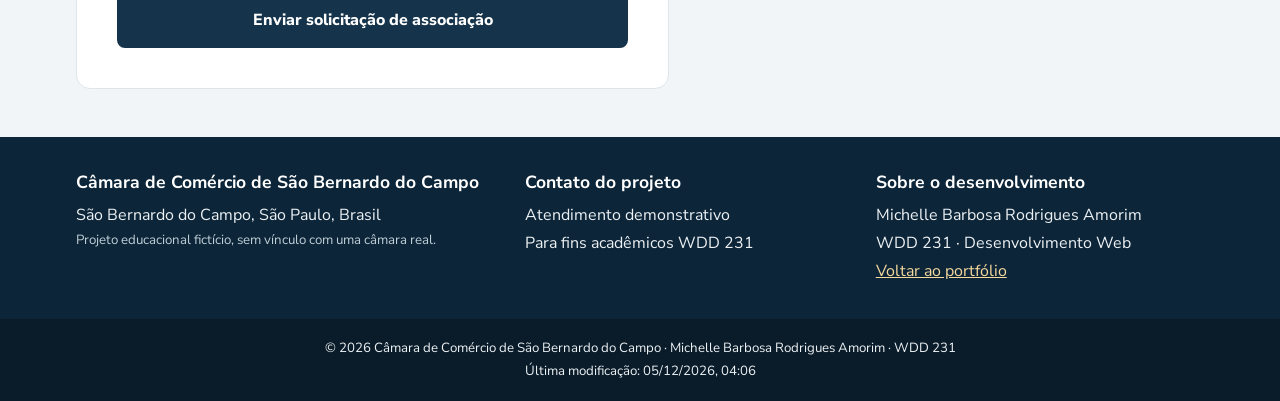
<file: camara/associar.html>
<!DOCTYPE html>
<html lang="pt-BR">
<head>
  <meta charset="UTF-8">
  <meta name="viewport" content="width=device-width, initial-scale=1.0">
  <meta name="description" content="Acesse o formulário de associação à Câmara de Comércio de São Bernardo do Campo.">
  <meta http-equiv="refresh" content="0; url=associacao.html">
  <title>Associe-se | Página atualizada</title>
  <link rel="canonical" href="https://michellebrod.github.io/wdd231/camara/associacao.html">
  <link rel="icon" href="imagens/favicon.ico" type="image/x-icon">
  <link rel="stylesheet" href="estilos/normalize.css">
  <link rel="stylesheet" href="estilos/telas-pequenas.css">
</head>
<body>
  <main>
    <section class="intro" aria-labelledby="titulo-redirecionamento">
      <h1 id="titulo-redirecionamento">Página de associação atualizada</h1>
      <p>O formulário está disponível em um novo endereço.</p>
      <a class="botao-voltar" href="associacao.html">Abrir formulário de associação</a>
    </section>
  </main>
</body>
</html>
</file>
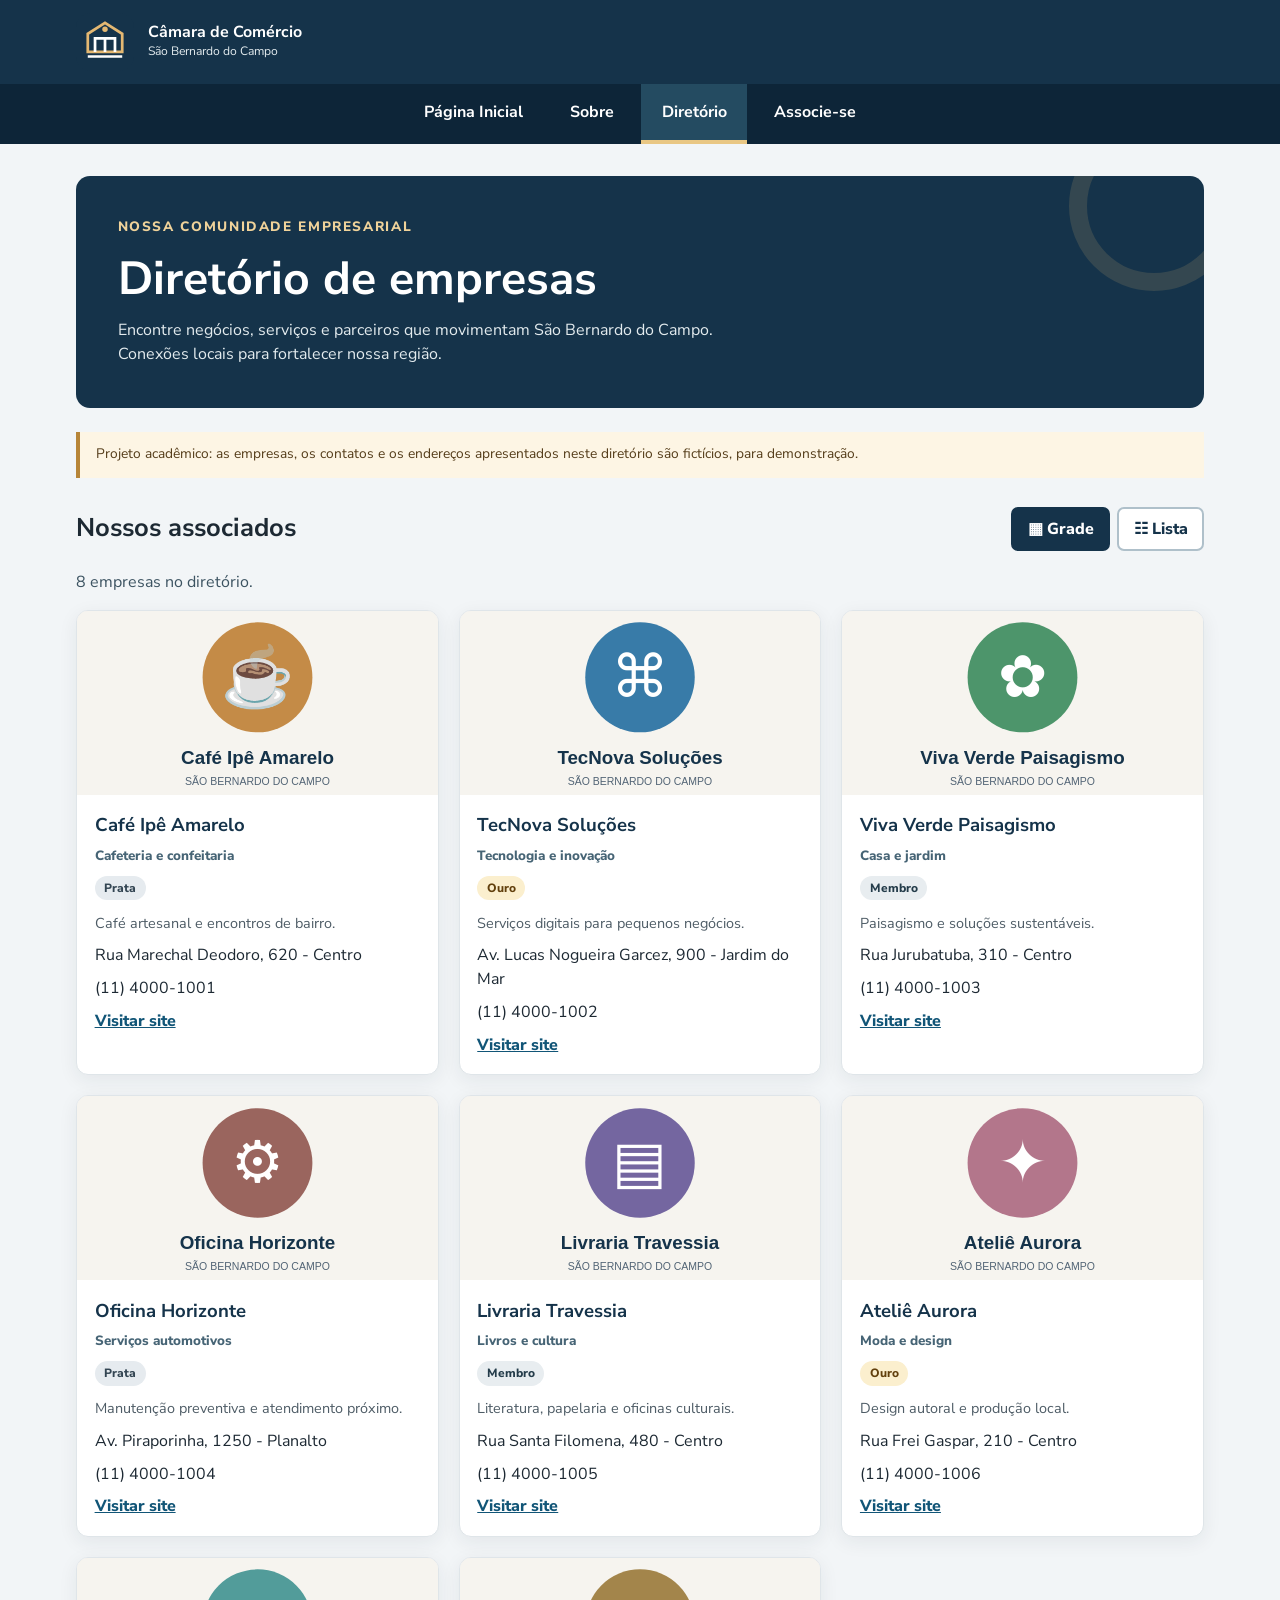
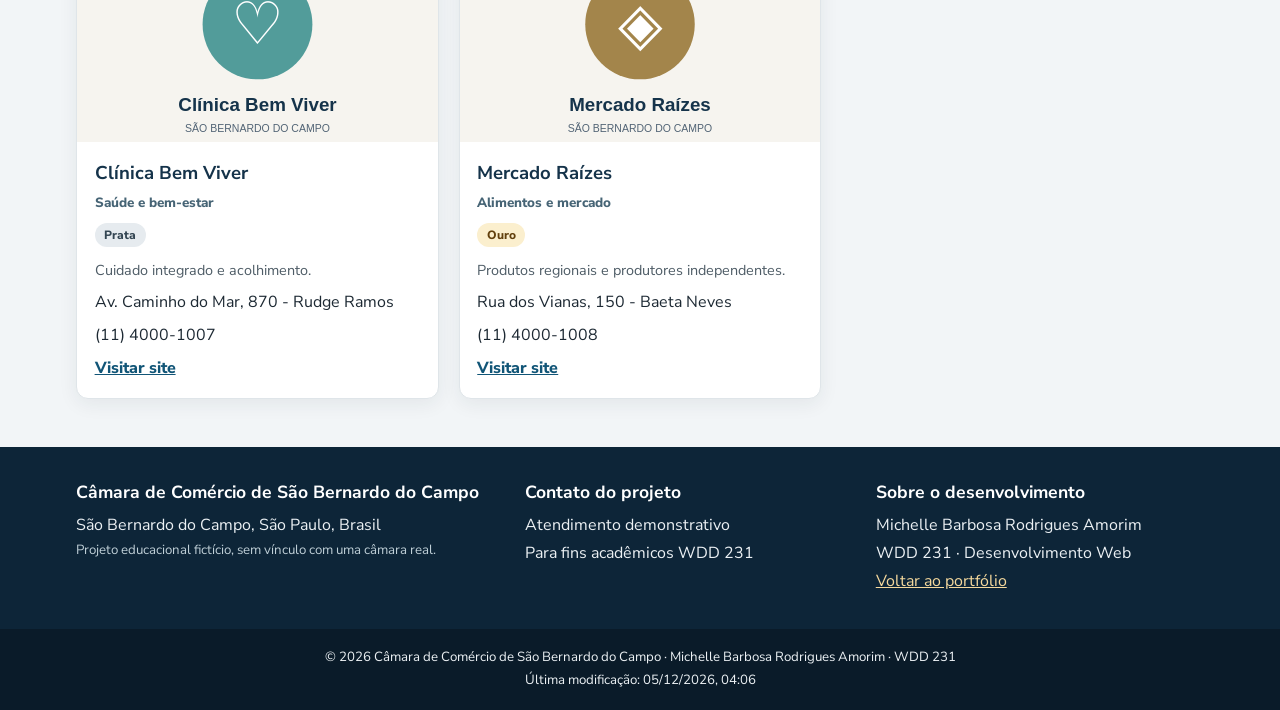
<file: camara/diretorio.html>
<!DOCTYPE html>
<html lang="pt-BR">

<head>
  <meta charset="UTF-8">
  <meta name="viewport" content="width=device-width, initial-scale=1.0">

  <meta
    name="description"
    content="Conheça empresas associadas à Câmara de Comércio de São Bernardo do Campo. Encontre serviços, parceiros e oportunidades para fortalecer o comércio local.">

  <meta name="author" content="Michelle Barbosa Rodrigues Amorim">
  <meta name="theme-color" content="#15334a">

  <title>Diretório de Empresas | Câmara de Comércio de São Bernardo do Campo</title>

  <meta
    property="og:title"
    content="Diretório de Empresas | Câmara de Comércio de São Bernardo do Campo">

  <meta
    property="og:description"
    content="Explore empresas da comunidade, descubra serviços e fortaleça os negócios de São Bernardo do Campo. Projeto acadêmico WDD 231.">

  <meta
    property="og:image"
    content="https://michellebrod.github.io/wdd231/camara/imagens/compartilhamento.webp">

  <meta
    property="og:url"
    content="https://michellebrod.github.io/wdd231/camara/diretorio.html">

  <meta property="og:type" content="website">
  <meta property="og:locale" content="pt_BR">

  <link rel="icon" href="imagens/favicon.ico" type="image/x-icon">

  <link rel="preconnect" href="https://fonts.googleapis.com">
  <link rel="preconnect" href="https://fonts.gstatic.com" crossorigin>

  <link
    href="https://fonts.googleapis.com/css2?family=Nunito+Sans:wght@400;600;700;800&display=swap"
    rel="stylesheet">

  <link rel="stylesheet" href="estilos/normalize.css">
  <link rel="stylesheet" href="estilos/telas-pequenas.css">
  <link rel="stylesheet" href="estilos/telas-grandes.css">

  <script src="scripts/navegacao.js" defer></script>
  <script src="scripts/datas.js" defer></script>
  <script src="scripts/diretorio.js" defer></script>

</head>

<body>

  <a class="pular" href="#conteudo">
    Ir para o conteúdo
  </a>

  <header class="cabecalho">

    <div class="topo">

      <a
        href="index.html"
        class="marca"
        aria-label="Página inicial da Câmara de Comércio de São Bernardo do Campo">

        <img
          src="imagens/logo.svg"
          alt=""
          width="58"
          height="58">

        <div>
          <strong>Câmara de Comércio</strong>
          <span>São Bernardo do Campo</span>
        </div>

      </a>

      <button
        id="botao-menu"
        class="botao-menu"
        type="button"
        aria-label="Abrir menu de navegação"
        aria-controls="menu-principal"
        aria-expanded="false">
        ☰
      </button>

    </div>

  </header>

  <nav class="navegacao" aria-label="Navegação principal">

    <ul class="menu-principal" id="menu-principal">

      <li>
        <a href="index.html">
          Página Inicial
        </a>
      </li>

      <li>
        <a href="sobre.html">
          Sobre
        </a>
      </li>

      <li>
        <a href="diretorio.html" aria-current="page">
          Diretório
        </a>
      </li>

      <li>
        <a href="associacao.html">
          Associe-se
        </a>
      </li>

    </ul>

  </nav>

  <main id="conteudo">

    <section class="intro" aria-labelledby="titulo-diretorio">

      <p class="eyebrow">
        Nossa comunidade empresarial
      </p>

      <h1 id="titulo-diretorio">
        Diretório de empresas
      </h1>

      <p>
        Encontre negócios, serviços e parceiros
        que movimentam São Bernardo do Campo.
        Conexões locais para fortalecer nossa região.
      </p>

    </section>

    <p class="aviso">
      Projeto acadêmico: as empresas, os contatos
      e os endereços apresentados neste diretório
      são fictícios, para demonstração.
    </p>

    <div class="barra">

      <h2 id="titulo-membros">
        Nossos associados
      </h2>

      <div
        class="alternancia"
        role="group"
        aria-label="Modo de visualização dos associados">

        <button
          type="button"
          data-visualizacao="grade"
          aria-pressed="true">
          ▦ Grade
        </button>

        <button
          type="button"
          data-visualizacao="lista"
          aria-pressed="false">
          ☷ Lista
        </button>

      </div>

    </div>

    <p
      id="status-membros"
      class="status"
      role="status"
      aria-live="polite">

      Carregando empresas...

    </p>

    <section
      id="membros"
      class="membros"
      aria-labelledby="titulo-membros">
    </section>

  </main>

  <footer class="rodape">

    <div class="rodape-grid">

      <div>

        <h2>
          Câmara de Comércio de São Bernardo do Campo
        </h2>

        <p>
          São Bernardo do Campo, São Paulo, Brasil
        </p>

        <p class="nota">
          Projeto educacional fictício,
          sem vínculo com uma câmara real.
        </p>

      </div>

      <div>

        <h2>Contato do projeto</h2>

        <p>Atendimento demonstrativo</p>

        <p>Para fins acadêmicos WDD 231</p>

      </div>

      <div>

        <h2>Sobre o desenvolvimento</h2>

        <p>Michelle Barbosa Rodrigues Amorim</p>

        <p>WDD 231 · Desenvolvimento Web</p>

        <p>
          <a href="../index.html">
            Voltar ao portfólio
          </a>
        </p>

      </div>

    </div>

    <div class="copyright">

      <p>
        © <span id="anoAtual"></span>
        Câmara de Comércio de São Bernardo do Campo ·
        Michelle Barbosa Rodrigues Amorim · WDD 231
      </p>

      <p id="ultimaModificacao"></p>

    </div>

  </footer>

</body>
</html>
</file>
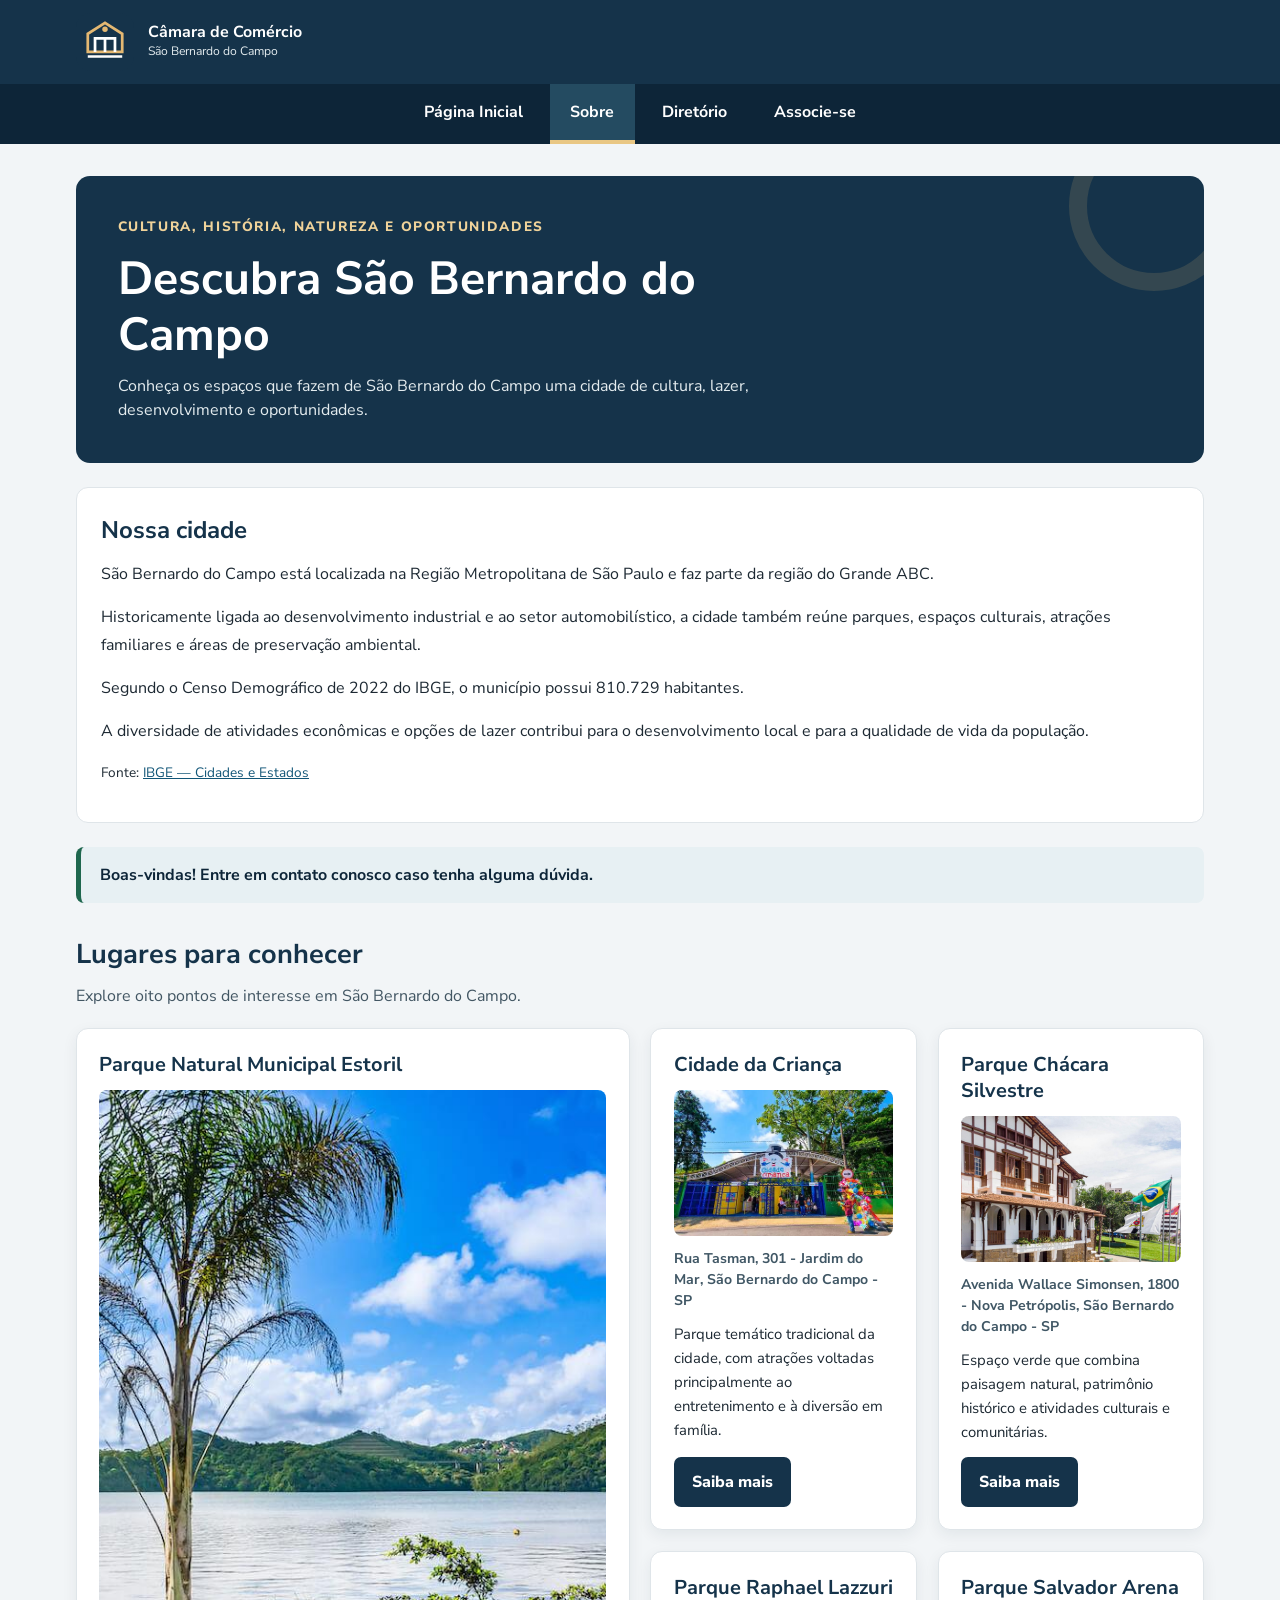
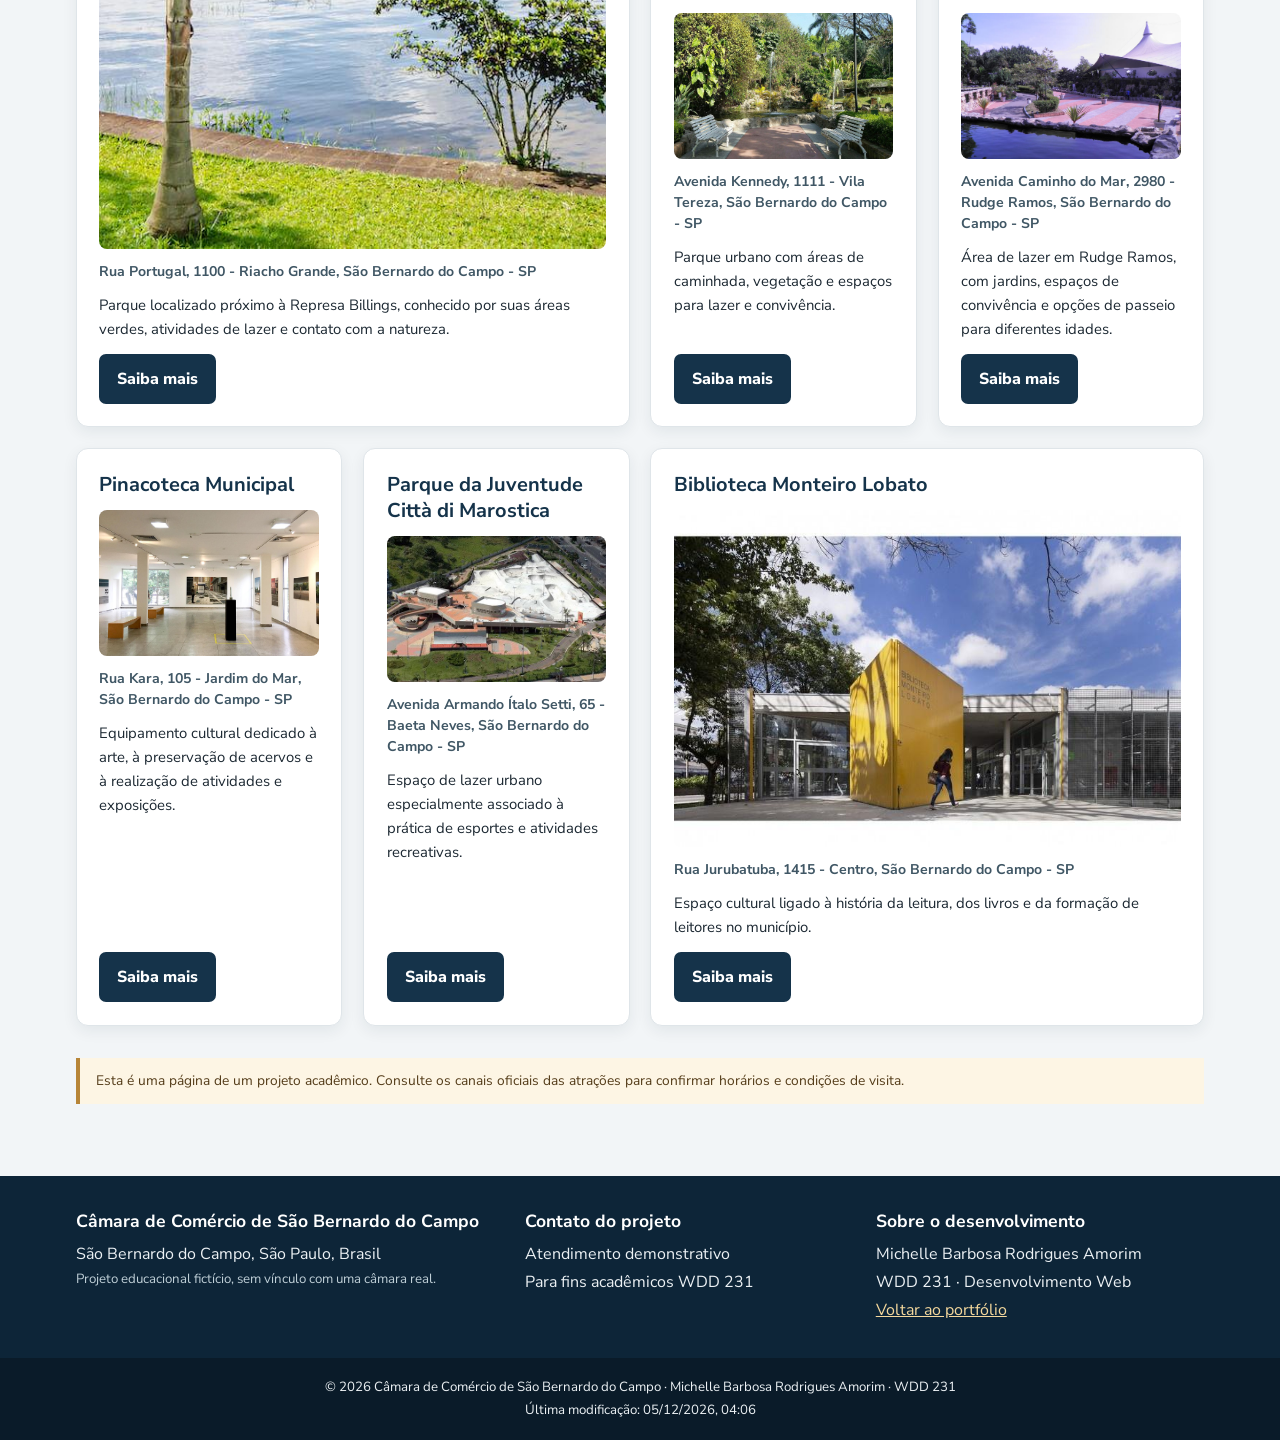
<file: camara/sobre.html>
<!DOCTYPE html>
<html lang="pt-BR">

<head>
  <meta charset="UTF-8">
  <meta name="viewport" content="width=device-width, initial-scale=1.0">

  <meta
    name="description"
    content="Descubra São Bernardo do Campo: parques, cultura, lazer, pontos turísticos e informações sobre a cidade. Projeto WDD 231.">

  <meta
    name="author"
    content="Michelle Barbosa Rodrigues Amorim">

  <meta name="theme-color" content="#15334a">

  <title> Sobre | Câmara de Comércio de São Bernardo do Campo</title>

  <meta
    property="og:title"
    content="Descubra São Bernardo do Campo | Câmara de Comércio">

  <meta
    property="og:description"
    content="Conheça oito lugares de interesse em São Bernardo do Campo, entre parques, cultura e atrações para toda a família.">

  <meta
    property="og:image"
    content="https://michellebrod.github.io/wdd231/camara/imagens/compartilhamento.webp">

  <meta
    property="og:url"
    content="https://michellebrod.github.io/wdd231/camara/sobre.html">

  <meta property="og:type" content="website">
  <meta property="og:locale" content="pt_BR">

  <link rel="icon" href="imagens/favicon.ico" type="image/x-icon">

  <link rel="preconnect" href="https://fonts.googleapis.com">
  <link rel="preconnect" href="https://fonts.gstatic.com" crossorigin>

  <link
    href="https://fonts.googleapis.com/css2?family=Nunito+Sans:wght@400;700;800&display=swap"
    rel="stylesheet">

  <link rel="stylesheet" href="estilos/normalize.css">
  <link rel="stylesheet" href="estilos/telas-pequenas.css">
  <link rel="stylesheet" href="estilos/telas-grandes.css">

  <script src="scripts/navegacao.js" defer></script>
  <script src="scripts/datas.js" defer></script>
  <script src="scripts/sobre.js" type="module"></script>
</head>

<body>

  <a class="pular" href="#conteudo">
    Ir para o conteúdo
  </a>

  <header class="cabecalho">

    <div class="topo">

      <a
        href="index.html"
        class="marca"
        aria-label="Página inicial da Câmara de Comércio de São Bernardo do Campo">

        <img
          src="imagens/logo.svg"
          alt=""
          width="58"
          height="58">

        <div>
          <strong>Câmara de Comércio</strong>
          <span>São Bernardo do Campo</span>
        </div>

      </a>

      <button
        id="botao-menu"
        class="botao-menu"
        type="button"
        aria-label="Abrir menu de navegação"
        aria-controls="menu-principal"
        aria-expanded="false">
        ☰
      </button>

    </div>

  </header>

  <nav class="navegacao" aria-label="Navegação principal">

    <ul class="menu-principal" id="menu-principal">

      <li>
        <a href="index.html">
          Página Inicial
        </a>
      </li>

      <li>
        <a href="sobre.html" aria-current="page">
          Sobre
        </a>
      </li>

      <li>
        <a href="diretorio.html">
          Diretório
        </a>
      </li>

      <li>
        <a href="associacao.html">
          Associe-se
        </a>
      </li>

    </ul>

  </nav>

  <main id="conteudo" class="pagina-descubra">

    <section class="intro" aria-labelledby="titulo-descubra">

      <p class="eyebrow">
        Cultura, história, natureza e oportunidades
      </p>

      <h1 id="titulo-descubra">
        Descubra São Bernardo do Campo
      </h1>

      <p>
        Conheça os espaços que fazem de São Bernardo
        do Campo uma cidade de cultura, lazer,
        desenvolvimento e oportunidades.
      </p>

    </section>

    <section
      class="descubra-apresentacao"
      aria-labelledby="titulo-cidade">

      <h2 id="titulo-cidade">
        Nossa cidade
      </h2>

      <p>
        São Bernardo do Campo está localizada
        na Região Metropolitana de São Paulo
        e faz parte da região do Grande ABC.
      </p>

      <p>
        Historicamente ligada ao desenvolvimento
        industrial e ao setor automobilístico,
        a cidade também reúne parques,
        espaços culturais, atrações familiares
        e áreas de preservação ambiental.
      </p>

      <p>
        Segundo o Censo Demográfico de 2022
        do IBGE, o município possui
        810.729 habitantes.
      </p>

      <p>
        A diversidade de atividades econômicas
        e opções de lazer contribui para
        o desenvolvimento local e para
        a qualidade de vida da população.
      </p>

      <p class="fonte-dados">
        Fonte:
        <a
          href="https://www.ibge.gov.br/cidades-e-estados/sp/sao-bernardo-do-campo.html"
          target="_blank"
          rel="noopener noreferrer">
          IBGE — Cidades e Estados
        </a>
      </p>

    </section>

    <aside
      class="visita-painel"
      aria-label="Informações sobre sua última visita">

      <p
        id="mensagem-visita"
        role="status"
        aria-live="polite">
        Verificando sua última visita...
      </p>

    </aside>

    <section
      class="descubra-secao"
      aria-labelledby="titulo-lugares">

      <div class="descubra-cabecalho">

        <h2 id="titulo-lugares">
          Lugares para conhecer
        </h2>

        <p>
          Explore oito pontos de interesse
          em São Bernardo do Campo.
        </p>

      </div>

      <div
        id="grade-lugares"
        class="lugares-grid">
      </div>

    </section>

    <dialog
      id="modal-lugar"
      class="modal-lugar"
      aria-labelledby="modal-lugar-titulo">

      <h2 id="modal-lugar-titulo">
        Informações do local
      </h2>

      <p id="modal-lugar-descricao"></p>

      <p id="modal-lugar-endereco"></p>

      <button
        type="button"
        id="fechar-modal-lugar"
        class="botao-fechar-lugar">
        Fechar
      </button>

    </dialog>

    <p class="aviso">
      Esta é uma página de um projeto acadêmico.
      Consulte os canais oficiais das atrações
      para confirmar horários e condições de visita.
    </p>

  </main>

  <footer class="rodape">

    <div class="rodape-grid">

      <div>
        <h2>
          Câmara de Comércio de São Bernardo do Campo
        </h2>

        <p>
          São Bernardo do Campo, São Paulo, Brasil
        </p>

        <p class="nota">
          Projeto educacional fictício,
          sem vínculo com uma câmara real.
        </p>
      </div>

      <div>
        <h2>Contato do projeto</h2>
        <p>Atendimento demonstrativo</p>
        <p>Para fins acadêmicos WDD 231</p>
      </div>

      <div>
        <h2>Sobre o desenvolvimento</h2>

        <p>Michelle Barbosa Rodrigues Amorim</p>
        <p>WDD 231 · Desenvolvimento Web</p>

        <p>
          <a href="../index.html">
            Voltar ao portfólio
          </a>
        </p>
      </div>

    </div>

    <div class="copyright">

      <p>
        © <span id="anoAtual"></span>
        Câmara de Comércio de São Bernardo do Campo ·
        Michelle Barbosa Rodrigues Amorim · WDD 231
      </p>

      <p id="ultimaModificacao"></p>

    </div>

  </footer>

</body>
</html>
</file>
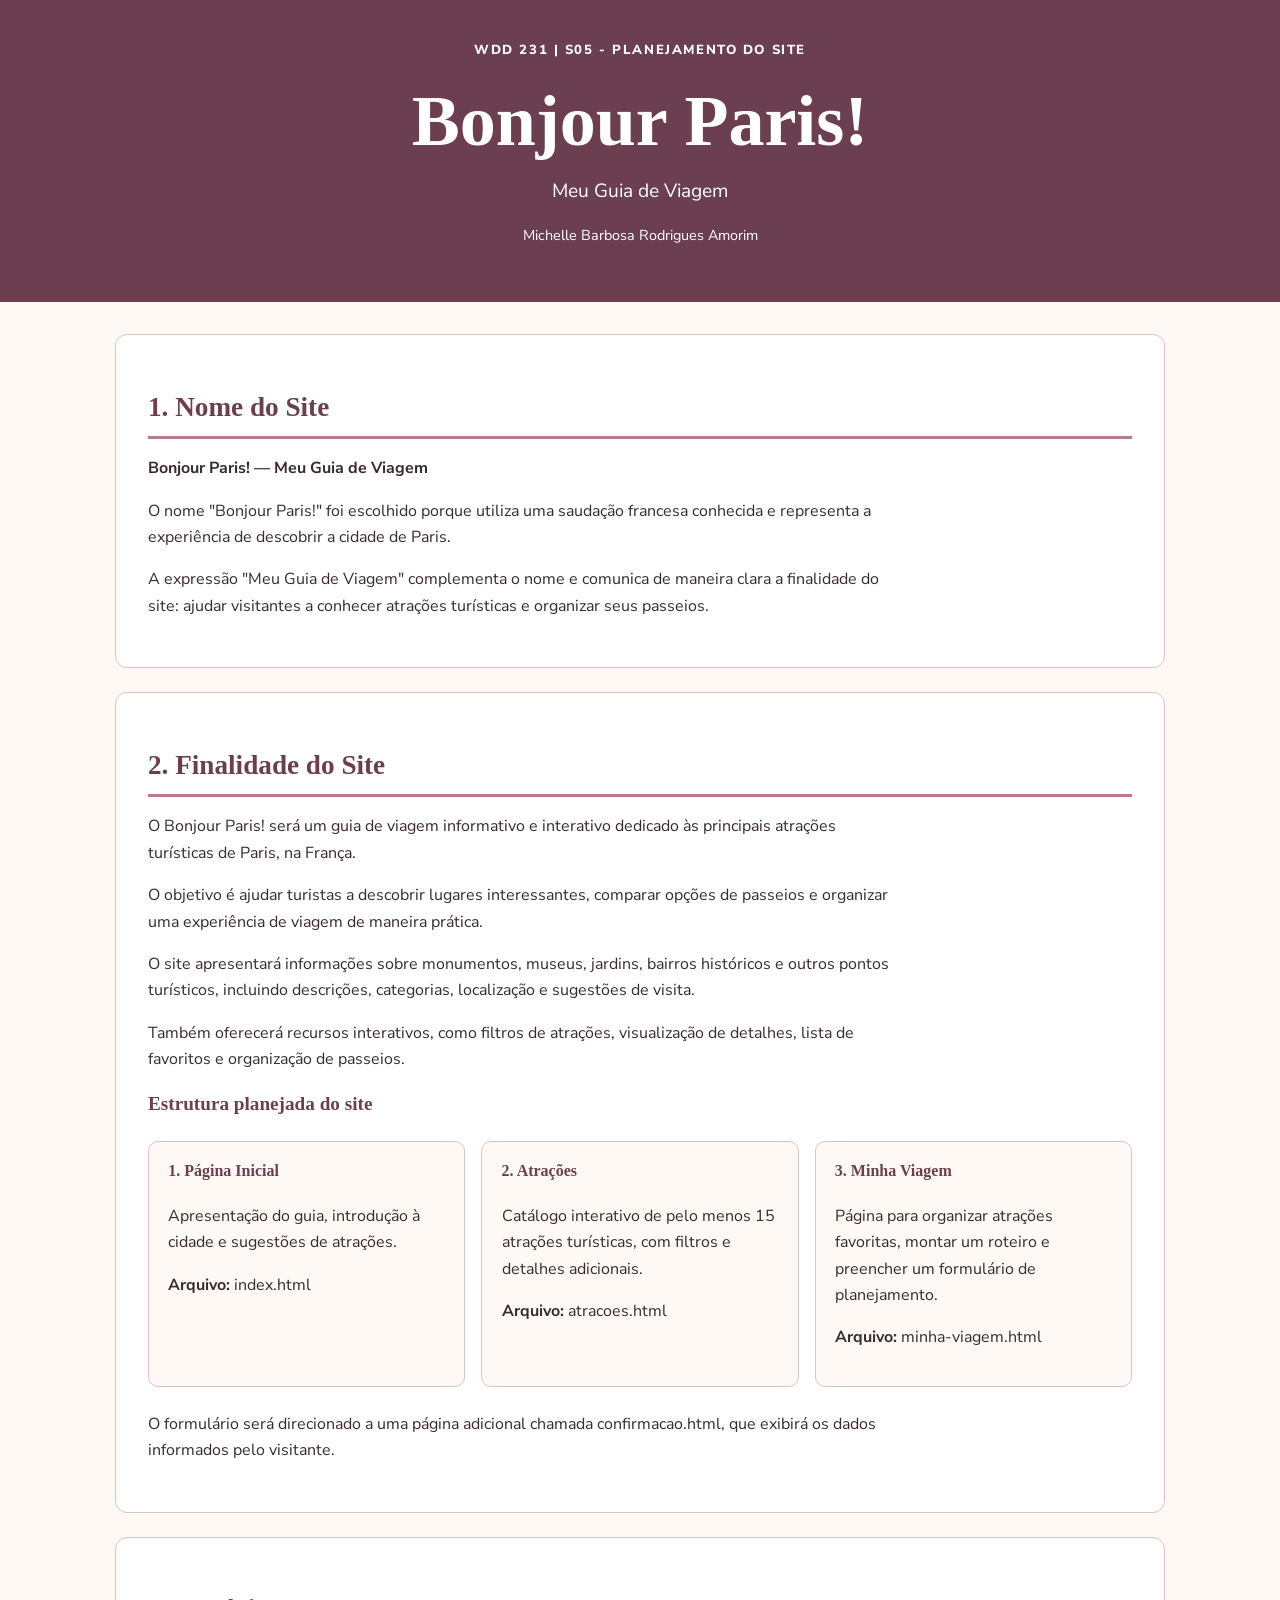
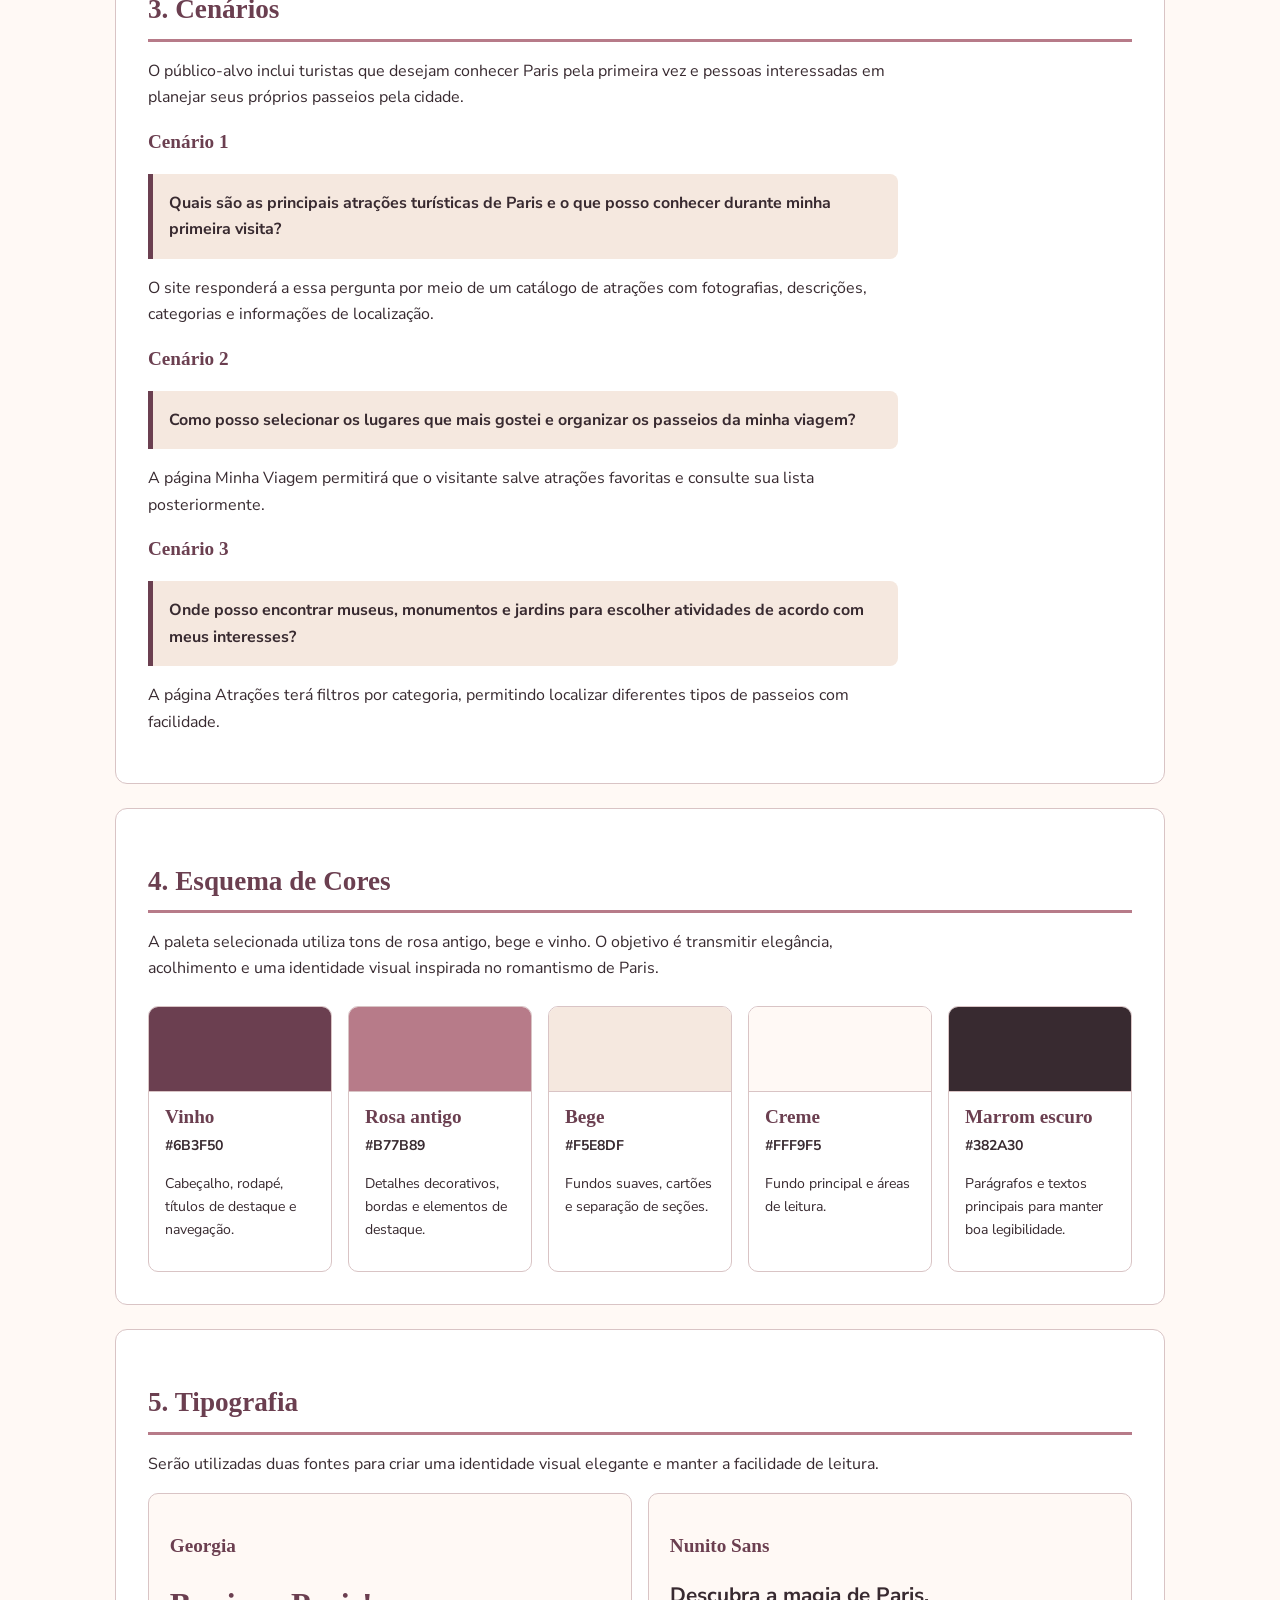
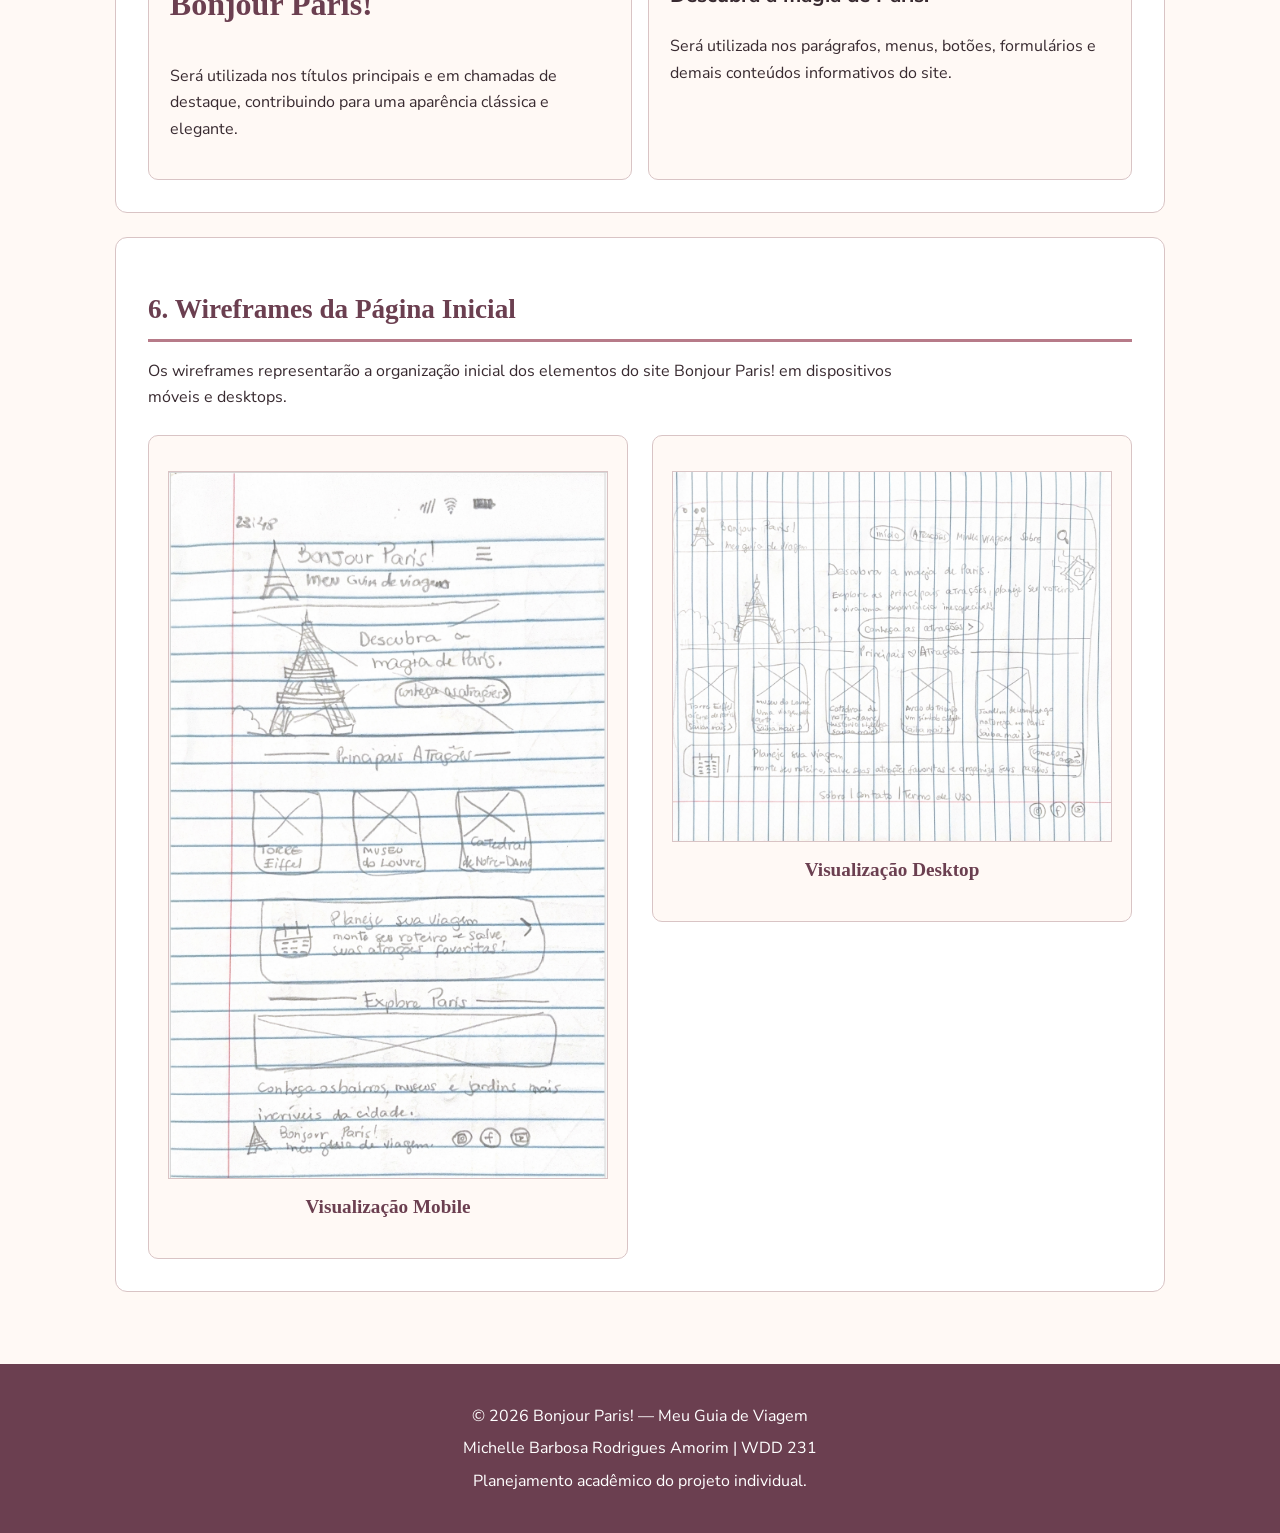
<file: projeto-final/planejamento.html>
<!DOCTYPE html>
<html lang="pt-BR">

<head>
  <meta charset="UTF-8">
  <meta name="viewport" content="width=device-width, initial-scale=1.0">

  <meta
    name="description"
    content="Planejamento do site Bonjour Paris, um guia turístico com atrações, roteiros e dicas para conhecer Paris. Projeto WDD 231.">

  <meta
    name="author"
    content="Michelle Barbosa Rodrigues Amorim">

  <title>
    Planejamento do Site | Bonjour Paris! | WDD 231
  </title>

  <link rel="preconnect" href="https://fonts.googleapis.com">
  <link
    rel="preconnect"
    href="https://fonts.gstatic.com"
    crossorigin>

  <link
    href="https://fonts.googleapis.com/css2?family=Nunito+Sans:wght@400;600;700;800&display=swap"
    rel="stylesheet">

  <link
    rel="stylesheet"
    href="estilos/planejamento.css">

</head>

<body>

  <header class="cabecalho">
    <div class="container">

      <p class="identificacao">
        WDD 231 | S05 - Planejamento do Site
      </p>

      <h1>Bonjour Paris!</h1>

      <p class="subtitulo">
        Meu Guia de Viagem
      </p>

      <p class="autora">
        Michelle Barbosa Rodrigues Amorim
      </p>

    </div>
  </header>

  <main class="container">

    <section aria-labelledby="titulo-nome">

      <h2 id="titulo-nome">
        1. Nome do Site
      </h2>

      <p>
        <strong>Bonjour Paris! — Meu Guia de Viagem</strong>
      </p>

      <p>
        O nome "Bonjour Paris!" foi escolhido porque
        utiliza uma saudação francesa conhecida e
        representa a experiência de descobrir a cidade
        de Paris.
      </p>

      <p>
        A expressão "Meu Guia de Viagem" complementa
        o nome e comunica de maneira clara a finalidade
        do site: ajudar visitantes a conhecer atrações
        turísticas e organizar seus passeios.
      </p>

    </section>

    <section aria-labelledby="titulo-finalidade">

      <h2 id="titulo-finalidade">
        2. Finalidade do Site
      </h2>

      <p>
        O Bonjour Paris! será um guia de viagem
        informativo e interativo dedicado às
        principais atrações turísticas de Paris,
        na França.
      </p>

      <p>
        O objetivo é ajudar turistas a descobrir
        lugares interessantes, comparar opções
        de passeios e organizar uma experiência
        de viagem de maneira prática.
      </p>

      <p>
        O site apresentará informações sobre
        monumentos, museus, jardins, bairros
        históricos e outros pontos turísticos,
        incluindo descrições, categorias,
        localização e sugestões de visita.
      </p>

      <p>
        Também oferecerá recursos interativos,
        como filtros de atrações, visualização
        de detalhes, lista de favoritos
        e organização de passeios.
      </p>

      <h3>Estrutura planejada do site</h3>

      <div class="paginas-grid">

        <article class="pagina-card">
          <h4>1. Página Inicial</h4>

          <p>
            Apresentação do guia, introdução
            à cidade e sugestões de atrações.
          </p>

          <p>
            <strong>Arquivo:</strong> index.html
          </p>
        </article>

        <article class="pagina-card">
          <h4>2. Atrações</h4>

          <p>
            Catálogo interativo de pelo menos
            15 atrações turísticas, com filtros
            e detalhes adicionais.
          </p>

          <p>
            <strong>Arquivo:</strong> atracoes.html
          </p>
        </article>

        <article class="pagina-card">
          <h4>3. Minha Viagem</h4>

          <p>
            Página para organizar atrações favoritas,
            montar um roteiro e preencher um
            formulário de planejamento.
          </p>

          <p>
            <strong>Arquivo:</strong> minha-viagem.html
          </p>
        </article>

      </div>

      <p>
        O formulário será direcionado a uma página
        adicional chamada confirmacao.html, que
        exibirá os dados informados pelo visitante.
      </p>

    </section>

    <section aria-labelledby="titulo-cenarios">

      <h2 id="titulo-cenarios">
        3. Cenários
      </h2>

      <p>
        O público-alvo inclui turistas que desejam
        conhecer Paris pela primeira vez e pessoas
        interessadas em planejar seus próprios
        passeios pela cidade.
      </p>

      <h3>Cenário 1</h3>

      <p class="cenario">
        Quais são as principais atrações turísticas
        de Paris e o que posso conhecer durante
        minha primeira visita?
      </p>

      <p>
        O site responderá a essa pergunta por meio
        de um catálogo de atrações com fotografias,
        descrições, categorias e informações
        de localização.
      </p>

      <h3>Cenário 2</h3>

      <p class="cenario">
        Como posso selecionar os lugares que mais
        gostei e organizar os passeios da minha viagem?
      </p>

      <p>
        A página Minha Viagem permitirá que o
        visitante salve atrações favoritas e
        consulte sua lista posteriormente.
      </p>

      <h3>Cenário 3</h3>

      <p class="cenario">
        Onde posso encontrar museus, monumentos
        e jardins para escolher atividades
        de acordo com meus interesses?
      </p>

      <p>
        A página Atrações terá filtros por
        categoria, permitindo localizar diferentes
        tipos de passeios com facilidade.
      </p>

    </section>

    <section aria-labelledby="titulo-cores">

      <h2 id="titulo-cores">
        4. Esquema de Cores
      </h2>

      <p>
        A paleta selecionada utiliza tons
        de rosa antigo, bege e vinho.
        O objetivo é transmitir elegância,
        acolhimento e uma identidade visual
        inspirada no romantismo de Paris.
      </p>

      <div class="cores-grid">

        <div class="cor-item">
          <div class="amostra cor-vinho"></div>

          <h3>Vinho</h3>
          <p><strong>#6B3F50</strong></p>
          <p>
            Cabeçalho, rodapé,
            títulos de destaque e navegação.
          </p>
        </div>

        <div class="cor-item">
          <div class="amostra cor-rosa"></div>

          <h3>Rosa antigo</h3>
          <p><strong>#B77B89</strong></p>
          <p>
            Detalhes decorativos,
            bordas e elementos de destaque.
          </p>
        </div>

        <div class="cor-item">
          <div class="amostra cor-bege"></div>

          <h3>Bege</h3>
          <p><strong>#F5E8DF</strong></p>
          <p>
            Fundos suaves, cartões
            e separação de seções.
          </p>
        </div>

        <div class="cor-item">
          <div class="amostra cor-creme"></div>

          <h3>Creme</h3>
          <p><strong>#FFF9F5</strong></p>
          <p>
            Fundo principal e áreas
            de leitura.
          </p>
        </div>

        <div class="cor-item">
          <div class="amostra cor-texto"></div>

          <h3>Marrom escuro</h3>
          <p><strong>#382A30</strong></p>
          <p>
            Parágrafos e textos principais
            para manter boa legibilidade.
          </p>
        </div>

      </div>

    </section>

    <section aria-labelledby="titulo-tipografia">

      <h2 id="titulo-tipografia">
        5. Tipografia
      </h2>

      <p>
        Serão utilizadas duas fontes para
        criar uma identidade visual elegante
        e manter a facilidade de leitura.
      </p>

      <div class="tipografia-grid">

        <article class="fonte-card">

          <h3>Georgia</h3>

          <p class="exemplo-georgia">
            Bonjour Paris!
          </p>

          <p>
            Será utilizada nos títulos principais
            e em chamadas de destaque, contribuindo
            para uma aparência clássica e elegante.
          </p>

        </article>

        <article class="fonte-card">

          <h3>Nunito Sans</h3>

          <p class="exemplo-nunito">
            Descubra a magia de Paris.
          </p>

          <p>
            Será utilizada nos parágrafos,
            menus, botões, formulários e demais
            conteúdos informativos do site.
          </p>

        </article>

      </div>

    </section>

    <!-- 6. WIREFRAMES -->
    <section aria-labelledby="titulo-wireframes">

      <h2 id="titulo-wireframes">
        6. Wireframes da Página Inicial
      </h2>

      <p>
        Os wireframes representarão a organização
        inicial dos elementos do site Bonjour Paris!
        em dispositivos móveis e desktops.
      </p>

      <div class="wireframes-grid">

        <figure class="wireframe-item">
          <img
            src="imagens/wireframe-mobile.png"
            alt="Wireframe da página inicial na visualização mobile">
          <figcaption>
            <h3>Visualização Mobile</h3>
          </figcaption>
        </figure>

        <figure class="wireframe-item">
          <img
            src="imagens/wireframe-desktop.png"
            alt="Wireframe da página inicial na visualização desktop">
          <figcaption>
            <h3>Visualização Desktop</h3>
          </figcaption>
        </figure>

      </div>

    </section>

  </main>

  <footer class="rodape">

    <p>
      © <span id="ano">2026</span>
      Bonjour Paris! — Meu Guia de Viagem
    </p>

    <p>
      Michelle Barbosa Rodrigues Amorim | WDD 231
    </p>

    <p>
      Planejamento acadêmico do projeto individual.
    </p>

  </footer>

</body>
</html>
</file>
<file: estilos/telas-pequenas.css>
:root { --azul:#15334a; --azul-escuro:#0d2538; --verde:#1f674e; --claro:#f2f5f7; --cinza:#e4e8ec; --texto:#1d2933; --branco:#fff; }
* { box-sizing:border-box; }
html { scroll-behavior:smooth; }
body { margin:0; font-family:"Nunito Sans",Arial,sans-serif; color:var(--texto); background:var(--branco); line-height:1.55; }
img { max-width:100%; height:auto; }
a { color:inherit; }
a:focus-visible, button:focus-visible { outline:3px solid #c04d13; outline-offset:3px; }
.cabecalho { background:var(--branco); border-bottom:1px solid #cdd5da; }
.cabecalho-conteudo { max-width:1120px; margin:auto; padding:12px 18px; display:flex; align-items:center; justify-content:space-between; gap:14px; }
.marca { display:flex; align-items:center; gap:14px; font-size:1.2rem; font-weight:800; text-decoration:none; color:var(--azul); }
.marca img { flex:none; }
.botao-menu { background:var(--azul); color:#fff; border:1px solid var(--azul); border-radius:6px; min-width:44px; min-height:44px; font-size:1.6rem; cursor:pointer; }
.navegacao { background-color: var(--azul-escuro); color: #ffffff; }
.menu-principal { max-width:1120px; padding:0; margin:0 auto; list-style:none; display:none; }
.menu-principal.aberto { display:block; }
.menu-principal a { display:block; padding:13px 20px; text-decoration:none; font-weight:700; color:#fff; border-bottom:1px solid #435567; }
.menu-principal a:hover, .menu-principal a:focus-visible { background:#36576e; }
.menu-principal a.ativo { background:#426277; }
main { max-width:1120px; margin:0 auto; padding:18px; }
h1 { margin:0 0 16px; font-size:clamp(1.65rem,4vw,2.2rem); color:var(--azul); }
h2 { margin:0; }
.apresentacao { display:grid; gap:18px; margin-bottom:18px; }
.painel { border:1px solid #c8d1d8; min-width:0; background:var(--claro); border-radius:5px; overflow:hidden; }
.painel h2 { padding:10px 14px; background:var(--azul-escuro); color:#fff; font-size:1.15rem; text-align:center; }
.painel-corpo { padding:18px; }
.texto-sobre p { margin:0 0 12px; }
.texto-sobre p:last-child { margin-bottom:0; }
.foto-conteudo { display:grid; place-items:center; min-height:260px; }
.foto-conteudo img { display:block; max-width:100%; width:min(100%,360px); aspect-ratio:9/8; object-fit:cover; border-radius:6px; }
.filtros { display:grid; grid-template-columns:repeat(3,minmax(0,1fr)); gap:10px; margin-bottom:16px; }
.filtro { font:inherit; font-weight:700; min-width:0; padding:8px 5px; border:1px solid var(--azul); border-radius:5px; background:var(--branco); color:var(--azul); cursor:pointer; }
.filtro:hover { background:#d7e5ee; }
.filtro.ativo { background:var(--azul); color:#fff; }
.lista-cursos { display:grid; grid-template-columns:1fr; gap:10px; }
.curso { padding:11px; background:var(--cinza); border:1px solid #b3c0c8; text-align:center; font-weight:800; border-radius:5px; }
.curso.concluido { background:var(--verde); color:#fff; border-color:var(--verde); }
.creditos { text-align:center; margin:16px 0 5px; font-weight:800; }
.legenda { display:flex; gap:8px; justify-content:center; align-items:center; flex-wrap:wrap; font-size:.85rem; margin:8px 0 0; }
.bolinha { width:12px; height:12px; border-radius:50%; display:inline-block; }
.bolinha.concluido { background:var(--verde); }
.bolinha.pendente { background:#9ba9b5; }
footer { background:#dce5ea; text-align:center; padding:18px 12px; margin-top:8px; font-size:.9rem; }
footer p { margin:5px 0; }
.redes-sociais { display:flex; justify-content:center; align-items:center; gap:24px; margin-bottom:13px; }
.redes-sociais a { display:inline-flex; padding:5px; border-radius:5px; }
.redes-sociais a:hover { background:#c1d1dc; }
.redes-sociais img { display:block; }
</file>
<file: estilos/telas-grandes.css>
@media screen and (min-width: 640px) {
  .botao-menu { display:none; }
  .menu-principal, .menu-principal.aberto { display:flex; }
  .menu-principal li { flex:1; }
  .menu-principal a { text-align:center; border-bottom:0; padding:13px 10px; }
  .apresentacao { grid-template-columns:minmax(0,1.3fr) minmax(0,1fr); }
  .painel.sobre, .painel.foto { min-height:330px; }
  .lista-cursos { grid-template-columns:repeat(3,minmax(0,1fr)); }
}
@media screen and (min-width: 900px) {
  .cabecalho-conteudo { padding:16px 20px; }
  .painel-corpo { padding:24px; }
  .painel.sobre, .painel.foto { min-height:370px; }
}
</file>
<file: camara/estilos/telas-pequenas.css>
:root {
    --azul: #15334a;
    --azul-escuro: #0d2538;
    --verde: #1f674e;
    --dourado: #b78538;
    --claro: #f2f5f7;
    --branco: #ffffff;
    --texto: #1d2933;
    --cinza: #dfe5e9;
    --foco: #b78538;
    --link: #115577;
    --erro: #a52c2c;
}

body {
    font-family: "Nunito Sans", Arial, sans-serif;
    color: var(--texto);
    background-color: var(--claro);
}

a:focus-visible,
button:focus-visible {
    outline: 3px solid var(--foco);
    outline-offset: 3px;
}

.pular {
    position: absolute;
    left: -9999px;
    top: 1rem;
    background-color: var(--branco);
    color: var(--texto);
    padding: .6rem;
    z-index: 99;
}

.pular:focus {
    left: 1rem;
}

.cabecalho {
    background-color: var(--azul);
    color: var(--branco);
}

.topo {
    max-width: 1160px;
    margin: auto;
    display: flex;
    align-items: center;
    justify-content: space-between;
    padding: .8rem 1rem;
    gap: 1rem;
}

.marca {
    display: flex;
    align-items: center;
    gap: .85rem;
    text-decoration: none;
    color: var(--branco);
    min-width: 0;
}

.marca img {
    width: 58px;
    height: 58px;
}

.marca strong {
    display: block;
    font-size: 1rem;
    line-height: 1.2;
}

.marca span {
    display: block;
    font-size: .76rem;
    color: #e3ebee;
}

.botao-menu {
    border: 1px solid #9fb8c6;
    color: var(--branco);
    background-color: transparent;
    border-radius: 7px;
    padding: .4rem .75rem;
    font-size: 1.55rem;
    line-height: 1;
    min-width: 44px;
    min-height: 44px;
}

nav.navegacao {
    background-color: var(--azul-escuro);
    color: var(--branco);
}

.menu-principal {
    list-style: none;
    display: none;
    flex-direction: column;
    max-width: 1160px;
    margin: auto;
}

.menu-principal.abrir {
    display: flex;
}

.menu-principal a {
    display: block;
    text-decoration: none;
    color: var(--branco);
    padding: .85rem 1rem;
    font-weight: 700;
    border-left: 4px solid transparent;
}

.menu-principal a:hover,
.menu-principal a:focus-visible {
    background-color: #2a5064;
}

.menu-principal a[aria-current="page"] {
    border-left-color: #e9c784;
    background-color: #244b61;
}

main {
    max-width: 1160px;
    margin: 0 auto;
    padding: 2rem 1rem 3rem;
}

.intro {
    background-color: var(--azul);
    color: var(--branco);
    padding: 1.7rem;
    border-radius: 14px;
    margin-bottom: 1.5rem;
    position: relative;
    overflow: hidden;
}

.intro::after {
    content: "";
    position: absolute;
    right: -35px;
    top: -55px;
    width: 170px;
    height: 170px;
    border: 18px solid #e4b872;
    opacity: .15;
    border-radius: 50%;
    pointer-events: none;
}

.eyebrow {
    font-size: .85rem;
    text-transform: uppercase;
    letter-spacing: .12em;
    color: #f0d39a;
    font-weight: 800;
}

.intro h1 {
    font-size: clamp(1.9rem, 5vw, 2.9rem);
    line-height: 1.2;
    max-width: 650px;
    margin: .4rem 0 .7rem;
}

.intro p:last-child {
    max-width: 650px;
    margin: 0;
    color: #e3ebee;
}

.aviso {
    font-size: .86rem;
    background-color: #fdf5e4;
    color: #543c19;
    border-left: 4px solid var(--dourado);
    padding: .8rem 1rem;
    margin: 1rem 0 1.5rem;
}

.barra {
    display: flex;
    flex-wrap: wrap;
    justify-content: space-between;
    align-items: center;
    gap: 1rem;
    margin: 1.8rem 0 1.2rem;
}

.barra h2 {
    margin: 0;
    font-size: 1.4rem;
}

.alternancia {
    display: flex;
    gap: .45rem;
}

.alternancia button {
    background-color: var(--branco);
    color: var(--azul);
    border: 2px solid #afc0ca;
    border-radius: 7px;
    padding: .5rem .9rem;
    font-weight: 800;
    min-height: 44px;
}

.alternancia button[aria-pressed="true"] {
    background-color: var(--azul);
    color: var(--branco);
    border-color: var(--azul);
}

.membros,
.destaques-grid {
    display: grid;
    grid-template-columns: 1fr;
    gap: 1rem;
}

.cartao,
.destaque-cartao {
    background-color: var(--branco);
    border: 1px solid var(--cinza);
    border-radius: 12px;
    overflow: hidden;
    min-width: 0;
}

.cartao {
    box-shadow: 0 5px 19px #182b3812;
}

.cartao img {
    width: 100%;
    height: 172px;
    object-fit: cover;
    background-color: #eeeeee;
}

.cartao-conteudo {
    padding: 1.1rem;
}

.cartao h3 {
    font-size: 1.16rem;
    margin: 0 0 .35rem;
    color: var(--azul);
}

.segmento {
    font-size: .84rem;
    font-weight: 800;
    color: #466475;
    margin-bottom: .7rem;
}

.nivel {
    display: inline-block;
    padding: .2rem .6rem;
    border-radius: 99px;
    background-color: #e8edf0;
    color: #243c4a;
    font-size: .75rem;
    font-weight: 800;
    margin-bottom: .8rem;
}

.nivel-3 {
    background-color: #fbefce;
    color: #62400d;
}

.nivel-2 {
    background-color: #e6ebef;
    color: #334552;
}

.cartao p {
    margin-bottom: .55rem;
}

.cartao .descricao {
    font-size: .9rem;
    color: #4e5c66;
}

.cartao a {
    color: var(--link);
    font-weight: 800;
    overflow-wrap: anywhere;
}

.membros.lista {
    display: flex;
    flex-direction: column;
    gap: 0;
    background-color: var(--branco);
    border: 1px solid var(--cinza);
    border-radius: 12px;
    overflow: hidden;
}

.membros.lista .cartao {
    box-shadow: none;
    border: 0;
    border-radius: 0;
}

.membros.lista .cartao:nth-child(even) {
    background-color: #f0f4f6;
}

.membros.lista .cartao + .cartao {
    border-top: 1px solid #d1dce2;
}

.membros.lista .cartao img {
    display: none;
}

.membros.lista .cartao-conteudo {
    display: grid;
    gap: .35rem;
    padding: .85rem 1rem;
}

.membros.lista .cartao-conteudo > * {
    margin: 0;
}

.membros.lista .descricao {
    display: none;
}

.status {
    min-height: 1.5rem;
    color: #3c5361;
}

.home {
    padding-top: 1rem;
}

.hero {
    position: relative;
    isolation: isolate;
    border-radius: 16px;
    overflow: hidden;
    min-height: 460px;
    background-color: var(--azul-escuro);
    color: var(--branco);
    display: flex;
    align-items: flex-end;
}

.hero-imagem {
    position: absolute;
    inset: 0;
    width: 100%;
    height: 100%;
    object-fit: cover;
    z-index: -2;
}

.hero::before {
    content: "";
    position: absolute;
    inset: 0;
    background: linear-gradient(
        90deg,
        rgba(9, 30, 45, .96),
        rgba(9, 30, 45, .74) 65%,
        rgba(9, 30, 45, .28)
    );
    z-index: -1;
}

.hero-conteudo {
    max-width: 670px;
    padding: 2rem 1.4rem 2.3rem;
}

.hero-chamada {
    font-size: .76rem;
    text-transform: uppercase;
    letter-spacing: .14em;
    font-weight: 800;
    color: #ffdfa1;
}

.hero h1 {
    font-size: clamp(2.05rem, 7.5vw, 3.55rem);
    line-height: 1.07;
    letter-spacing: -.025em;
    margin: .65rem 0 1rem;
}

.hero p {
    max-width: 530px;
    line-height: 1.65;
    color: #f1f5f7;
    margin-bottom: 1.5rem;
}

.botao-cta {
    display: inline-flex;
    align-items: center;
    justify-content: center;
    gap: .65rem;
    background-color: #f3c572;
    color: #152a38;
    text-decoration: none;
    font-weight: 900;
    padding: .85rem 1.15rem;
    border-radius: 8px;
    min-height: 48px;
    border: 2px solid transparent;
}

.botao-cta:hover {
    background-color: #ffe1aa;
}

.home-grid {
    display: grid;
    gap: 1.3rem;
    margin: 1.75rem 0 2.5rem;
}

.home-painel {
    background-color: var(--branco);
    border: 1px solid var(--cinza);
    border-radius: 14px;
    padding: 1.35rem;
    box-shadow: 0 6px 18px #17394b0a;
    min-width: 0;
}

.indicador-secao {
    display: block;
    color: #376173;
    text-transform: uppercase;
    letter-spacing: .12em;
    font-size: .73rem;
    font-weight: 900;
}

.secao-topo h2 {
    font-size: 1.5rem;
    color: var(--azul);
    margin: .35rem 0 1.2rem;
    line-height: 1.2;
}

.evento-lista {
    display: grid;
    gap: 1.2rem;
}

.evento-item {
    display: grid;
    grid-template-columns: 55px minmax(0, 1fr);
    gap: .9rem;
    align-items: start;
}

.evento-item + .evento-item {
    border-top: 1px solid var(--cinza);
    padding-top: 1.15rem;
}

.evento-selo {
    background-color: #eaf1f4;
    border: 1px solid #cddfe5;
    border-radius: 8px;
    color: var(--azul);
    text-align: center;
    padding: .45rem .1rem;
}

.evento-selo span {
    display: block;
    font-size: .62rem;
    font-weight: 900;
    letter-spacing: .08em;
}

.evento-selo strong {
    display: block;
    font-size: 1.35rem;
    line-height: 1.1;
}

.evento-item h3 {
    font-size: 1rem;
    color: var(--azul);
    margin: 0 0 .3rem;
}

.evento-item p {
    font-size: .92rem;
    line-height: 1.5;
    margin: 0 0 .3rem;
    color: #394b54;
}

.evento-categoria {
    font-size: .77rem;
    font-weight: 800;
    color: #406174;
}

.clima-atual {
    min-height: 130px;
    border-radius: 11px;
    padding: 1.2rem;
    background-color: #eaf2f4;
    color: var(--azul);
}

.tempo-flex {
    display: flex;
    gap: 1rem;
    align-items: center;
    flex-wrap: wrap;
}

.tempo-flex img {
    width: 72px;
    height: 72px;
    object-fit: contain;
}

.tempo-flex strong {
    font-size: 2.7rem;
    line-height: 1;
    display: block;
}

.tempo-flex p {
    margin: .4rem 0 0;
    text-transform: capitalize;
    font-weight: 700;
}

.clima-subtitulo {
    font-size: 1rem;
    margin: 1.25rem 0 .75rem;
}

.clima-subtitulo span {
    font-size: .8rem;
    color: #4b606d;
    font-weight: 600;
}

.previsao {
    display: grid;
    grid-template-columns: repeat(3, minmax(0, 1fr));
    gap: .5rem;
    min-height: 75px;
}

.dia-previsao {
    padding: .75rem .4rem;
    text-align: center;
    background-color: var(--claro);
    border-radius: 9px;
    color: var(--azul);
}

.dia-previsao span {
    display: block;
    font-size: .78rem;
    font-weight: 800;
}

.dia-previsao strong {
    font-size: 1.22rem;
    display: block;
    margin: .3rem 0;
}

.dia-previsao small {
    font-size: .73rem;
    display: block;
}

.fonte-clima {
    font-size: .75rem;
    margin: 1rem 0 0;
    color: #52616a;
}

.fonte-clima a {
    color: var(--link);
}

.destaques-secao {
    margin: 2.5rem 0;
}

.destaques-cabecalho {
    display: flex;
    flex-direction: column;
    align-items: flex-start;
    gap: 1rem;
    margin-bottom: 1.3rem;
}

.destaques-cabecalho h2 {
    font-size: clamp(1.65rem, 5vw, 2.1rem);
    color: var(--azul);
    margin: .25rem 0;
}

.destaques-cabecalho p {
    margin: .3rem 0;
    color: #425663;
}

.link-diretorio {
    color: var(--link);
    font-weight: 900;
    text-decoration-thickness: 2px;
    text-underline-offset: 4px;
}

.destaque-cartao {
    box-shadow: 0 8px 20px #0f283a0d;
}

.destaque-cartao img {
    width: 100%;
    height: 165px;
    object-fit: cover;
    background-color: #e9f0f3;
}

.destaque-corpo {
    padding: 1.15rem;
}

.destaque-corpo h3 {
    font-size: 1.2rem;
    color: var(--azul);
    margin: .25rem 0 .7rem;
}

.destaque-corpo p {
    line-height: 1.5;
    color: #354b55;
    margin: .35rem 0;
    font-size: .9rem;
    overflow-wrap: anywhere;
}

.destaque-corpo a {
    display: inline-block;
    color: var(--link);
    font-weight: 900;
    margin-top: .6rem;
    overflow-wrap: anywhere;
}

.convite-final {
    display: flex;
    flex-direction: column;
    align-items: flex-start;
    gap: 1.3rem;
    background-color: var(--azul);
    color: var(--branco);
    border-radius: 14px;
    padding: 1.8rem;
    margin-top: 2.5rem;
}

.convite-final .indicador-secao {
    color: #ffdfa1;
}

.convite-final h2 {
    font-size: clamp(1.55rem, 5vw, 2.15rem);
    line-height: 1.2;
    margin: .4rem 0 .6rem;
}

.convite-final p {
    color: #e3ebee;
    line-height: 1.5;
    margin: 0;
}

.rodape {
    background-color: var(--azul-escuro);
    color: var(--branco);
}

.rodape-grid {
    max-width: 1160px;
    margin: auto;
    padding: 2rem 1rem;
    display: grid;
    gap: 1.4rem;
}

.rodape h2 {
    font-size: 1.1rem;
    margin: 0 0 .5rem;
}

.rodape p {
    margin: .25rem 0;
    color: #ecf1f4;
}

.rodape a {
    color: #f5d99d;
}

.rodape .nota {
    font-size: .83rem;
    color: #bfcfd7;
}

.copyright {
    background-color: #0a1b29;
    padding: 1rem;
    text-align: center;
    font-size: .83rem;
    color: #e3ebee;
}

.copyright p {
    margin: .2rem 0;
}

.associacao-layout {
    display: grid;
    grid-template-columns: minmax(0, 1fr);
    gap: 2rem;
    align-items: start;
}

.formulario-painel,
.confirmacao-painel {
    background-color: var(--branco);
    border: 1px solid var(--cinza);
    border-radius: 14px;
    padding: 1.5rem;
}

.formulario-painel h2,
.confirmacao-painel h2,
.associacao-beneficios h2 {
    color: var(--azul);
    font-size: 1.55rem;
    margin-bottom: .7rem;
}

.formulario-painel > p,
.confirmacao-painel > p,
.associacao-beneficios > p {
    line-height: 1.6;
}

.campos-obrigatorios {
    color: #425663;
    font-size: .88rem;
}

.formulario-associacao {
    display: grid;
    gap: 1.15rem;
    margin-top: 1.5rem;
}

.formulario-associacao label {
    display: grid;
    gap: .4rem;
    color: var(--azul);
    font-weight: 800;
}

.formulario-associacao input:not([type="hidden"]),
.formulario-associacao select,
.formulario-associacao textarea {
    display: block;
    width: 100%;
    min-width: 0;
    background-color: var(--branco);
    color: var(--texto);
    border: 1px solid #718897;
    border-radius: 7px;
    padding: .75rem;
    font: inherit;
    font-weight: 400;
}

.formulario-associacao input:not([type="hidden"]),
.formulario-associacao select {
    min-height: 48px;
}

.formulario-associacao textarea {
    resize: vertical;
}

.formulario-associacao small {
    color: #425663;
    font-size: .8rem;
    font-weight: 400;
    line-height: 1.5;
}

.formulario-associacao input:focus-visible,
.formulario-associacao select:focus-visible,
.formulario-associacao textarea:focus-visible {
    outline: 3px solid var(--foco);
    outline-offset: 2px;
}

.formulario-associacao input:user-invalid,
.formulario-associacao select:user-invalid,
.formulario-associacao textarea:user-invalid {
    border-color: var(--erro);
    outline-color: var(--erro);
}

.botao-enviar,
.botao-voltar {
    display: inline-block;
    background-color: var(--azul);
    color: var(--branco);
    border: 2px solid var(--azul);
    border-radius: 8px;
    padding: .9rem 1.2rem;
    font: inherit;
    font-weight: 800;
    text-align: center;
    text-decoration: none;
    cursor: pointer;
    min-height: 48px;
}

.botao-enviar:hover,
.botao-voltar:hover {
    background-color: var(--azul-escuro);
}

.niveis-grid {
    display: grid;
    grid-template-columns: minmax(0, 1fr);
    gap: 1rem;
    margin-top: 1.4rem;
}

.nivel-cartao {
    background-color: var(--branco);
    border: 1px solid var(--cinza);
    border-left: 6px solid var(--azul);
    border-radius: 12px;
    padding: 1.4rem;
    box-shadow: 0 4px 15px #00000012;

    animation: entrada-nivel .7s ease-out both;
}

.nivel-cartao:nth-child(2) {
    animation-delay: .15s;
}

.nivel-cartao:nth-child(3) {
    animation-delay: .3s;
}

.nivel-cartao:nth-child(4) {
    animation-delay: .45s;
}

.nivel-cartao h3 {
    margin: .6rem 0;
    font-size: 1.25rem;
    color: var(--azul);
}

.nivel-cartao p {
    line-height: 1.5;
    color: var(--texto);
}

.nivel-cartao a {
    display: inline-block;
    color: var(--link);
    font-weight: 800;
    margin-top: .4rem;
    text-underline-offset: 4px;
}

.nivel-etiqueta {
    display: inline-block;
    background-color: var(--claro);
    color: var(--azul);
    padding: .3rem .7rem;
    border-radius: 20px;
    font-size: .8rem;
    font-weight: 800;
}

.cartao-np {
    border-left-color: var(--verde);
}

.cartao-bronze {
    border-left-color: #97603b;
}

.cartao-prata {
    border-left-color: #657580;
}

.cartao-ouro {
    border-left-color: var(--dourado);
}

.nivel-cartao:focus-within {
    outline: 3px solid var(--foco);
    outline-offset: 3px;
}

.nivel-cartao a:focus-visible {
    outline: 3px solid var(--foco);
    outline-offset: 4px;
}

@keyframes entrada-nivel {
    from {
        opacity: 0;
        transform: translateY(22px);
    }

    to {
        opacity: 1;
        transform: translateY(0);
    }
}

.modal-associacao {
    width: calc(100% - 2rem);
    max-width: 520px;
    max-height: 85vh;
    overflow-y: auto;
    margin: auto;
    padding: 1.8rem;
    border: 1px solid var(--cinza);
    border-radius: 14px;
    background-color: var(--branco);
    color: var(--texto);
    box-shadow: 0 15px 50px #00000040;
}

.modal-associacao::backdrop {
    background-color: #081e2ccc;
}

.modal-associacao:modal {
    border-top: 6px solid var(--dourado);
}

.modal-associacao h2 {
    color: var(--azul);
}

.modal-associacao p,
.modal-associacao li {
    line-height: 1.6;
}

.modal-associacao ul {
    margin: 1rem 0;
    padding-left: 1.4rem;
}

.modal-associacao li {
    margin-bottom: .5rem;
}

.fechar-modal {
    display: block;
    margin: 1.5rem 0 0 auto;
    background-color: var(--azul);
    color: var(--branco);
    border: 0;
    border-radius: 7px;
    padding: .75rem 1.2rem;
    min-height: 44px;
    font: inherit;
    font-weight: 800;
    cursor: pointer;
}

.fechar-modal:hover {
    background-color: var(--azul-escuro);
}

.fechar-modal:focus-visible {
    outline: 3px solid var(--foco);
    outline-offset: 3px;
}

.confirmacao-painel {
    max-width: 760px;
    margin: 1.5rem auto;
}

.dados-solicitacao {
    display: grid;
    gap: .8rem;
    margin: 1.5rem 0;
}

.dado-item {
    padding: 1rem;
    border: 1px solid var(--cinza);
    border-radius: 8px;
    background-color: var(--claro);
    overflow-wrap: anywhere;
}

.dado-item dt {
    color: var(--azul);
    font-weight: 800;
    margin-bottom: .25rem;
}

.dado-item dd {
    margin: 0;
}

@media (prefers-reduced-motion: reduce) {
    *,
    *::before,
    *::after {
        scroll-behavior: auto !important;
        animation: none !important;
        transition: none !important;
    }
}

/* ==========================================
   S05 - PÁGINA SOBRE / DESCUBRA
   MOBILE FIRST - 320px A 640px
========================================== */

.pagina-descubra {
    width: 100%;
}

.descubra-apresentacao {
    background-color: var(--branco);
    border: 1px solid var(--cinza);
    border-radius: 12px;
    padding: 1.5rem;
    margin-bottom: 1.5rem;
}

.descubra-apresentacao h2 {
    color: var(--azul);
    margin-bottom: .8rem;
}

.descubra-apresentacao p {
    line-height: 1.7;
}

.fonte-dados {
    font-size: .85rem;
}

.fonte-dados a {
    color: #115577;
}

/* Mensagem da última visita */

.visita-painel {
    background-color: #e7f0f3;
    color: var(--azul-escuro);
    border-left: 5px solid var(--verde);
    border-radius: 8px;
    padding: 1rem 1.2rem;
    margin: 1.5rem 0;
}

.visita-painel p {
    margin: 0;
    font-weight: 700;
    line-height: 1.5;
}

/* Galeria */

.descubra-secao {
    margin: 2rem 0;
}

.descubra-cabecalho {
    margin-bottom: 1.3rem;
}

.descubra-cabecalho h2 {
    color: var(--azul);
    font-size: 1.7rem;
    margin-bottom: .5rem;
}

.descubra-cabecalho p {
    color: #425663;
}

/* Áreas nomeadas: mobile */

.lugares-grid {
    display: grid;
    grid-template-columns: minmax(0, 1fr);
    grid-template-areas:
        "a"
        "b"
        "c"
        "d"
        "e"
        "f"
        "g"
        "h";
    gap: 1rem;
}

.lugar-cartao {
    min-width: 0;
    display: flex;
    flex-direction: column;
    gap: .75rem;
    background-color: var(--branco);
    border: 1px solid var(--cinza);
    border-radius: 12px;
    padding: 1.1rem;
    box-shadow: 0 5px 15px #132e3b12;
}

.area-a {
    grid-area: a;
}

.area-b {
    grid-area: b;
}

.area-c {
    grid-area: c;
}

.area-d {
    grid-area: d;
}

.area-e {
    grid-area: e;
}

.area-f {
    grid-area: f;
}

.area-g {
    grid-area: g;
}

.area-h {
    grid-area: h;
}

/* Elementos dos cartões */

.lugar-cartao h2 {
    color: var(--azul);
    font-size: 1.25rem;
    line-height: 1.3;
    margin: 0;
}

.lugar-cartao figure {
    margin: 0;
    overflow: hidden;
    border-radius: 8px;
}

.lugar-cartao img {
    display: block;
    width: 100%;
    height: auto;
    aspect-ratio: 3 / 2;
    object-fit: cover;
    background-color: #e9eef1;
}

.lugar-cartao address {
    font-style: normal;
    color: #405765;
    font-size: .88rem;
    font-weight: 700;
    line-height: 1.5;
}

.lugar-cartao p {
    color: var(--texto);
    line-height: 1.6;
    font-size: .93rem;
    margin: 0;
}

.botao-saiba-mais {
    margin-top: auto;
    align-self: flex-start;
    border: 2px solid var(--azul);
    border-radius: 7px;
    background-color: var(--azul);
    color: var(--branco);
    padding: .7rem 1rem;
    min-height: 44px;
    font: inherit;
    font-weight: 800;
    cursor: pointer;
}

.botao-saiba-mais:hover {
    background-color: var(--azul-escuro);
}

/* Modal */

.modal-lugar {
    width: calc(100% - 2rem);
    max-width: 540px;
    max-height: 85vh;
    overflow-y: auto;
    margin: auto;
    padding: 1.6rem;
    border: 1px solid var(--cinza);
    border-radius: 12px;
    background-color: var(--branco);
    color: var(--texto);
}

.modal-lugar::backdrop {
    background-color: #081e2ccc;
}

.modal-lugar h2 {
    color: var(--azul);
}

.modal-lugar p {
    line-height: 1.6;
}

.botao-fechar-lugar {
    display: block;
    margin-left: auto;
    margin-top: 1.2rem;
    padding: .7rem 1rem;
    min-height: 44px;
    background-color: var(--azul);
    color: var(--branco);
    border: 0;
    border-radius: 7px;
    font: inherit;
    font-weight: 800;
    cursor: pointer;
}

/* Acessibilidade */

.botao-saiba-mais:focus-visible,
.botao-fechar-lugar:focus-visible {
    outline: 3px solid var(--foco);
    outline-offset: 3px;
}
</file>
<file: camara/estilos/telas-grandes.css>
@media (min-width: 38rem) {

    .membros,
    .destaques-grid {
        grid-template-columns: repeat(2, minmax(0, 1fr));
    }

    .rodape-grid {
        grid-template-columns: 1.3fr 1fr 1fr;
    }

    .membros.lista .cartao-conteudo {
        grid-template-columns: repeat(2, minmax(0, 1fr));
        align-items: center;
    }

    .membros.lista .cartao .nivel {
        justify-self: start;
    }

    .membros.lista .cartao .segmento {
        display: none;
    }
}

@media (min-width: 48rem) {


    .botao-menu {
        display: none;
    }

    .menu-principal {
        display: flex;
        flex-direction: row;
        justify-content: center;
        gap: .35rem;
    }

    .menu-principal a {
        padding: 1rem 1.3rem;
        border-left: 0;
        border-bottom: 4px solid transparent;
    }

    .menu-principal a[aria-current="page"] {
        border-bottom-color: #e9c784;
    }

    .intro {
        padding: 2.6rem;
    }

    .membros,
    .destaques-grid {
        grid-template-columns: repeat(3, minmax(0, 1fr));
    }

    .barra h2 {
        font-size: 1.6rem;
    }

    .hero {
        min-height: 480px;
        align-items: center;
    }

    .hero-conteudo {
        padding: 3rem;
    }

    .home-grid {
        grid-template-columns:
            minmax(0, 1.3fr)
            minmax(0, 1fr);
    }

    .home-painel {
        padding: 1.6rem;
    }

    .destaques-cabecalho {
        flex-direction: row;
        justify-content: space-between;
        align-items: end;
    }

    .convite-final {
        flex-direction: row;
        align-items: center;
        justify-content: space-between;
        padding: 2.2rem;
    }

    .convite-final > div {
        max-width: 650px;
    }

    .convite-final .botao-cta {
        flex-shrink: 0;
    }
}

@media (min-width: 56rem) {

    .associacao-layout {
        grid-template-columns:
            minmax(0, 1.2fr)
            minmax(0, 1fr);
        gap: 2rem;
    }

    .formulario-painel {
        padding: 2rem;
    }

    .niveis-grid {
        grid-template-columns: 1fr;
    }
}


@media (min-width: 70rem) {

    .membros {
        gap: 1.25rem;
    }

    .cartao img {
        height: 184px;
    }

    .membros.lista .cartao-conteudo {
        grid-template-columns:
            minmax(160px, 1.2fr)
            minmax(100px, .8fr)
            minmax(160px, 1.4fr)
            minmax(110px, 1fr);
    }

    .associacao-layout {
        gap: 2.5rem;
    }

    .formulario-painel {
        padding: 2.5rem;
    }

    .nivel-cartao {
        padding: 1.6rem;
    }
}

/* ==========================================
   S05 - GRID TEMPLATE AREAS
   TELAS MÉDIAS: 641px A 1024px
========================================== */

@media (min-width: 40.0625rem) and (max-width: 64rem) {

    .lugares-grid {
        grid-template-columns:
            repeat(2, minmax(0, 1fr));

        grid-template-areas:
            "a a"
            "b c"
            "d e"
            "f g"
            "h h";

        gap: 1.2rem;
    }

    .lugar-cartao {
        padding: 1.3rem;
    }
}

/* ==========================================
   S05 - GRID TEMPLATE AREAS
   TELAS GRANDES: 1025px OU MAIS
========================================== */

@media (min-width: 64.0625rem) {

    .lugares-grid {
        grid-template-columns:
            repeat(4, minmax(0, 1fr));

        grid-template-areas:
            "a a b c"
            "a a d e"
            "f g h h";

        gap: 1.3rem;
    }

    .lugar-cartao {
        padding: 1.4rem;
    }

    .area-a figure {
        flex: 1;
        display: flex;
        min-height: 220px;
    }

    .area-a img {
        height: 100%;
        object-fit: cover;
    }
}

/* ==========================================
   S05 - EFEITOS DE IMAGEM
   APENAS TABLETS E DESKTOPS COM HOVER
========================================== */

@media (min-width: 40.0625rem) and (hover: hover) {

    .lugar-cartao img {
        transition:
            transform .35s ease,
            filter .35s ease;
    }

    .lugar-cartao:hover img {
        transform: scale(1.05);
        filter: saturate(1.15);
    }
}

/* ==========================================
   S05 - ACESSIBILIDADE
========================================== */

@media (prefers-reduced-motion: reduce) {

    .lugar-cartao img {
        transition: none;
    }
}
</file>
<file: projeto-final/estilos/planejamento.css>
/* ==========================================
   WDD 231 - S05
   Planejamento do Site Bonjour Paris!
========================================== */

:root {
    --vinho: #6b3f50;
    --rosa-antigo: #b77b89;
    --bege: #f5e8df;
    --creme: #fff9f5;
    --texto: #382a30;
    --branco: #ffffff;
    --borda: #d9c4c5;
}

/* CONFIGURAÇÕES GERAIS */

*,
*::before,
*::after {
    box-sizing: border-box;
}

body {
    margin: 0;
    font-family: "Nunito Sans", Arial, sans-serif;
    color: var(--texto);
    background-color: var(--creme);
    line-height: 1.65;
}

h1,
h2,
h3,
h4 {
    font-family: Georgia, "Times New Roman", serif;
    line-height: 1.3;
}

h2,
h3,
h4 {
    color: var(--vinho);
}

h2 {
    font-size: 1.7rem;
    margin-bottom: 1rem;
}

h3 {
    font-size: 1.2rem;
}

p {
    margin-top: 0;
}

.container {
    width: min(100% - 2rem, 1050px);
    margin-inline: auto;
}

/* CABEÇALHO */

.cabecalho {
    background-color: var(--vinho);
    color: var(--branco);
    padding: 2.5rem 0;
    text-align: center;
}

.cabecalho h1 {
    font-size: clamp(2.5rem, 7vw, 4.5rem);
    color: var(--branco);
    margin: .5rem 0;
}

.identificacao {
    font-size: .82rem;
    text-transform: uppercase;
    letter-spacing: .12em;
    font-weight: 800;
    color: var(--branco);
}

.subtitulo {
    font-size: 1.2rem;
    margin-bottom: 1rem;
}

.autora {
    font-size: .9rem;
    color: var(--branco);
}

/* SEÇÕES */

main {
    padding-top: 2rem;
    padding-bottom: 3rem;
}

main > section {
    background-color: var(--branco);
    border: 1px solid var(--borda);
    border-radius: 12px;
    padding: 1.5rem;
    margin-bottom: 1.5rem;
}

main > section > h2 {
    border-bottom: 3px solid var(--rosa-antigo);
    padding-bottom: .7rem;
}

main > section > p {
    max-width: 75ch;
}

/* PÁGINAS PLANEJADAS */

.paginas-grid {
    display: grid;
    grid-template-columns: minmax(0, 1fr);
    gap: 1rem;
    margin: 1.5rem 0;
}

.pagina-card {
    background-color: var(--creme);
    border: 1px solid var(--borda);
    border-radius: 10px;
    padding: 1.2rem;
}

.pagina-card h4 {
    margin-top: 0;
}

/* CENÁRIOS */

.cenario {
    background-color: var(--bege);
    border-left: 5px solid var(--vinho);
    padding: 1rem;
    border-radius: 0 8px 8px 0;
    font-weight: 700;
}

/* ESQUEMA DE CORES */

.cores-grid {
    display: grid;
    grid-template-columns: repeat(
        auto-fit,
        minmax(min(100%, 150px), 1fr)
    );
    gap: 1rem;
    margin-top: 1.5rem;
}

.cor-item {
    border: 1px solid var(--borda);
    border-radius: 10px;
    overflow: hidden;
    background-color: var(--branco);
    padding-bottom: 1rem;
}

.cor-item h3,
.cor-item p {
    margin-left: 1rem;
    margin-right: 1rem;
}

.cor-item h3 {
    margin-top: .8rem;
    margin-bottom: .3rem;
}

.cor-item p {
    font-size: .88rem;
}

.amostra {
    height: 85px;
    width: 100%;
    border-bottom: 1px solid var(--borda);
}

.cor-vinho {
    background-color: var(--vinho);
}

.cor-rosa {
    background-color: var(--rosa-antigo);
}

.cor-bege {
    background-color: var(--bege);
}

.cor-creme {
    background-color: var(--creme);
}

.cor-texto {
    background-color: var(--texto);
}

/* TIPOGRAFIA */

.tipografia-grid {
    display: grid;
    grid-template-columns: minmax(0, 1fr);
    gap: 1rem;
}

.fonte-card {
    background-color: var(--creme);
    border: 1px solid var(--borda);
    padding: 1.3rem;
    border-radius: 10px;
}

.exemplo-georgia {
    font-family: Georgia, serif;
    font-size: 2rem;
    font-weight: 700;
    color: var(--vinho);
}

.exemplo-nunito {
    font-family: "Nunito Sans", Arial, sans-serif;
    font-size: 1.3rem;
    font-weight: 700;
}

/* WIREFRAMES */

.wireframes-grid {
    display: grid;
    grid-template-columns: minmax(0, 1fr);
    gap: 1.5rem;
    margin-top: 1.5rem;
}

.wireframe-item {
    margin: 0;
    background-color: var(--creme);
    border: 1px solid var(--borda);
    border-radius: 10px;
    padding: 1.2rem;
    min-width: 0;
}

.wireframe-item img {
    display: block;
    max-width: 100%;
    height: auto;
    margin: 1rem auto;
    border: 1px solid var(--borda);
}

.wireframe-item figcaption {
    font-size: .85rem;
    color: var(--texto);
    text-align: center;
}

.wireframe-item h3 {
    margin-top: 0;
}

/* RODAPÉ */

.rodape {
    background-color: var(--vinho);
    color: var(--branco);
    padding: 2rem 1rem;
    text-align: center;
}

.rodape p {
    margin: .4rem 0;
    color: var(--branco);
}

/* TELAS MAIORES */

@media (min-width: 40rem) {

    main > section {
        padding: 2rem;
    }

    .paginas-grid {
        grid-template-columns: repeat(3, minmax(0, 1fr));
    }

    .tipografia-grid {
        grid-template-columns: repeat(2, minmax(0, 1fr));
    }

    .wireframes-grid {
        grid-template-columns: repeat(2, minmax(0, 1fr));
        align-items: start;
    }
}
</file>
